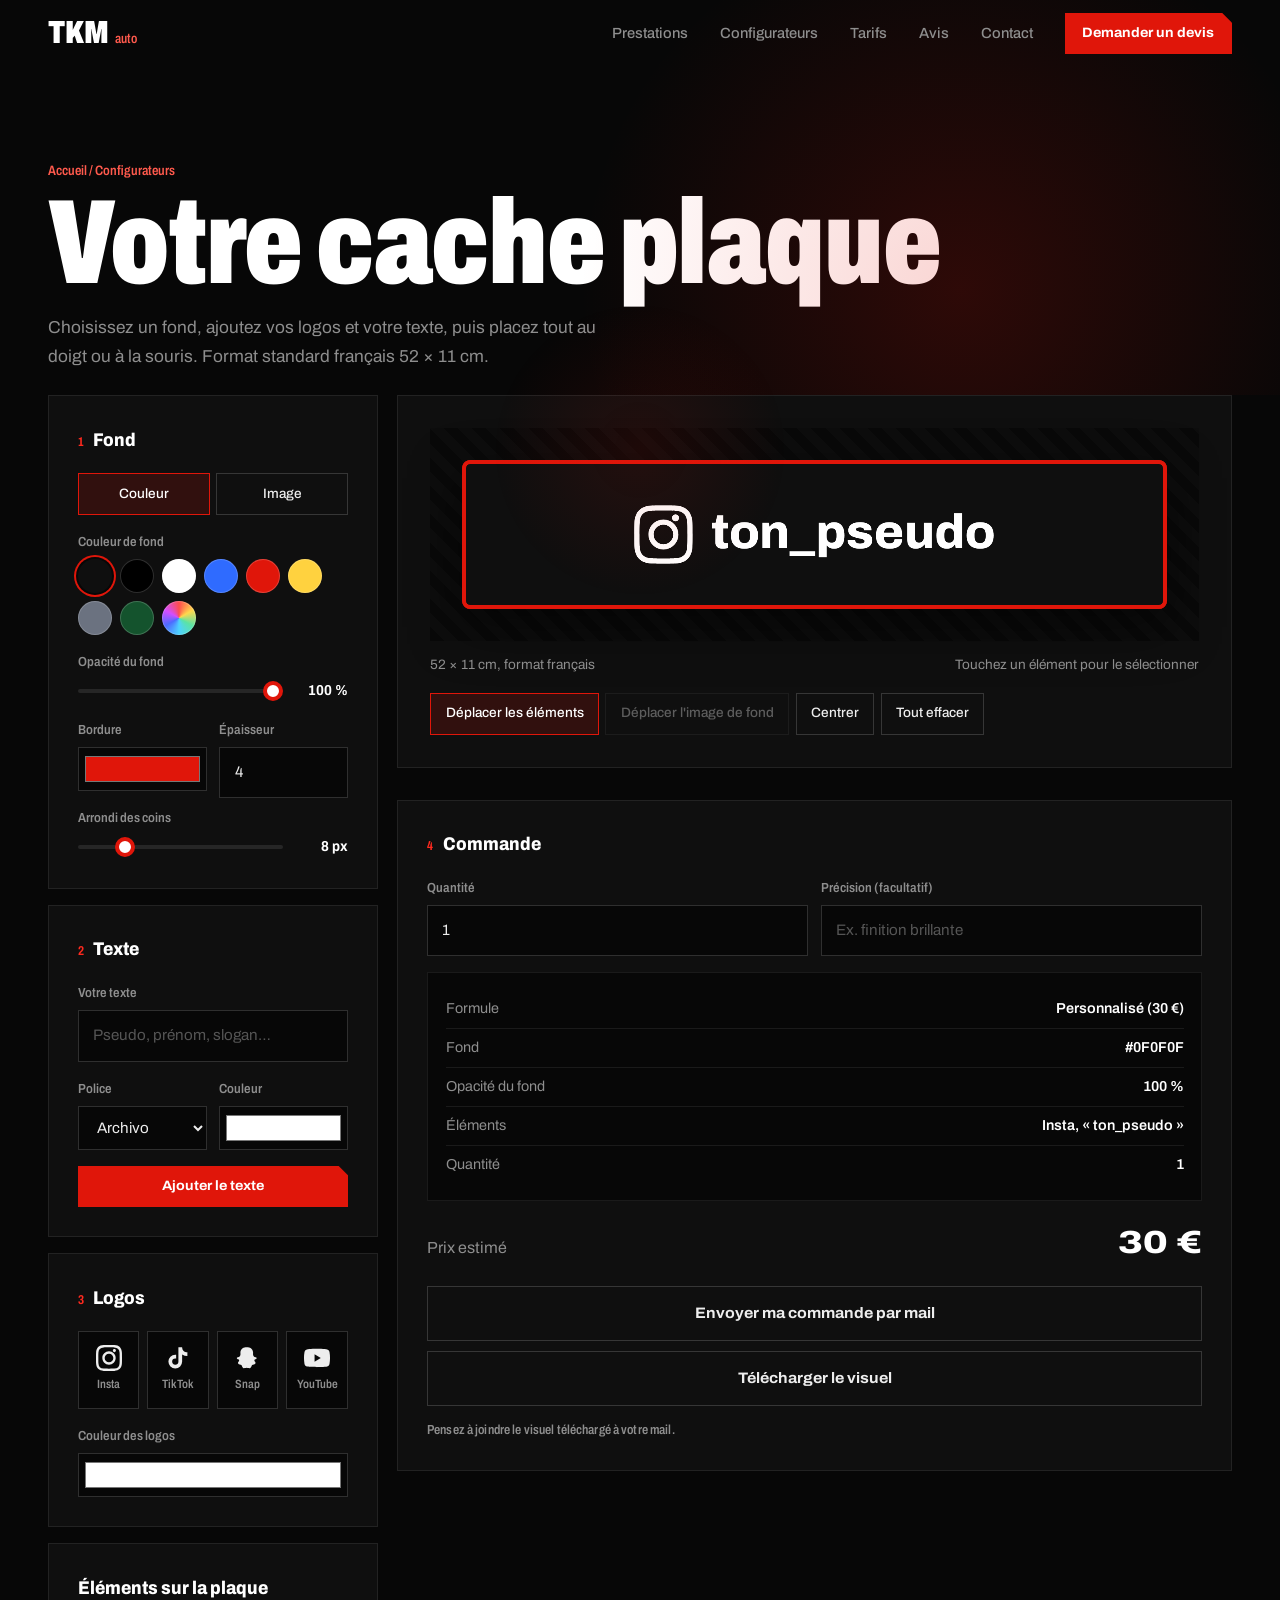
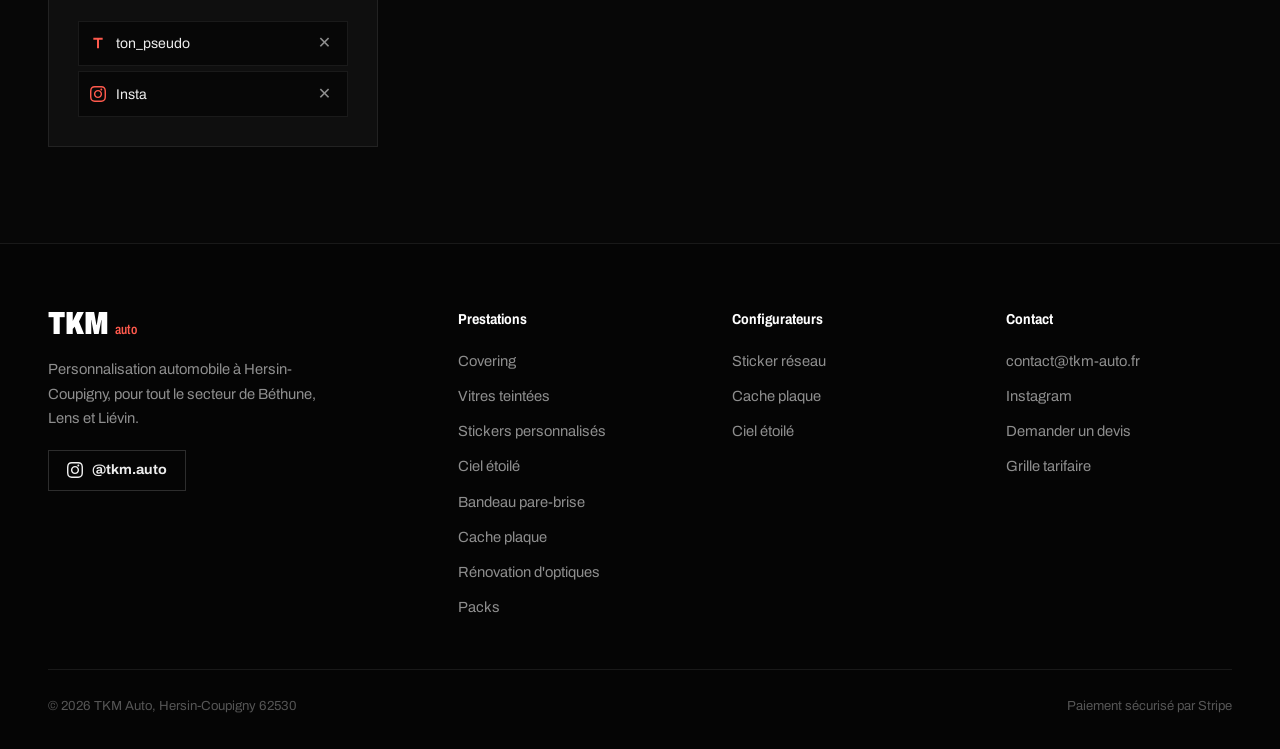
<file: cacheplaque.html>
<!DOCTYPE html>
<html lang="fr">
<head>
<meta charset="UTF-8">
<meta name="viewport" content="width=device-width, initial-scale=1, viewport-fit=cover">
<title>Configurateur de cache plaque · TKM Auto</title>
<meta name="description" content="Créez votre cache plaque personnalisé au format français 52 × 11 cm : fond, image, logos de réseaux sociaux et texte. Dès 20 €.">
<link rel="canonical" href="https://www.tkm-auto.fr/cacheplaque.html">
<meta name="theme-color" content="#070707">
<link rel="preconnect" href="https://fonts.googleapis.com">
<link rel="preconnect" href="https://fonts.gstatic.com" crossorigin>
<link href="https://fonts.googleapis.com/css2?family=Archivo:wdth,wght@62..125,300..900&family=Bebas+Neue&family=Montserrat:wght@900&family=Oswald:wght@700&family=Russo+One&family=Teko:wght@700&display=swap" rel="stylesheet">
<link rel="stylesheet" href="tkm.css">
<style>
/* Écrans d'avertissement mobile */
.ov{position:fixed;inset:0;display:none;flex-direction:column;align-items:center;justify-content:center;gap:1.2rem;padding:2rem;text-align:center;background:rgba(5,10,22,.97)}
.ov h2{font-size:clamp(1.8rem,8vw,2.6rem);color:#fff}
.ov p{color:var(--gris);max-width:32ch}
.ov p strong{color:#fff}
.ov .phone{width:54px;height:92px;border:3px solid var(--xenon);border-radius:12px;animation:turn 2.2s var(--ease) infinite}
@keyframes turn{0%,20%{transform:rotate(0)}55%,80%{transform:rotate(90deg)}100%{transform:rotate(0)}}
#ovApp{z-index:10001}
#ovPortrait{z-index:10000}
#ovApp.show{display:flex}
@media (orientation:portrait) and (pointer:coarse) and (max-width:900px){
  html:not(.portrait-ok) #ovPortrait{display:flex}
}

.ed{display:grid;grid-template-columns:330px 1fr;gap:1.2rem;align-items:start;padding-bottom:clamp(4rem,8vw,6rem)}
.ed-main{display:flex;flex-direction:column;gap:1rem;min-width:0}
.plate-wrap{background:var(--carbone);border:1px solid var(--trait);padding:clamp(1rem,3vw,2rem)}
.bench{background:repeating-linear-gradient(45deg,#090909 0 10px,#0d0d0d 10px 20px);padding:clamp(.8rem,3vw,2rem);display:flex;justify-content:center}
#plate{width:100%;height:auto;aspect-ratio:700/148;display:block;touch-action:none;cursor:grab;box-shadow:0 18px 50px rgba(0,0,0,.5)}
#plate.dragging{cursor:grabbing}
.plate-meta{display:flex;justify-content:space-between;gap:1rem;flex-wrap:wrap;margin-top:.8rem;font-size:.85rem;color:var(--gris)}
.tools{display:flex;gap:.4rem;flex-wrap:wrap;margin-top:1rem}
.tool{padding:.55rem .9rem;font-size:.85rem;font-weight:500;border:1px solid var(--trait2);color:var(--chrome);transition:all .2s}
.tool:hover{border-color:var(--xenon)}
.tool.on{border-color:var(--elec);background:rgba(224,22,10,.16);color:#fff}
.tool[disabled]{opacity:.35;pointer-events:none}
.tool.danger:hover{border-color:var(--signal);color:var(--signal)}

.sel{display:none;border-color:var(--elec)}
.sel.show{display:block}
.sel-grid{display:grid;grid-template-columns:1.4fr 1fr auto;gap:1rem;align-items:end}
@media(max-width:700px){.sel-grid{grid-template-columns:1fr}}

.seg{display:grid;grid-template-columns:1fr 1fr;gap:.4rem;margin-bottom:1rem}
.logos{grid-template-columns:repeat(4,1fr)}
.els{display:flex;flex-direction:column;gap:.3rem;max-height:210px;overflow:auto}
.el{display:flex;align-items:center;gap:.6rem;padding:.55rem .7rem;border:1px solid var(--trait);background:var(--nuit);font-size:.88rem;text-align:left;width:100%}
.el.on{border-color:var(--elec)}
.el .nm{flex:1;overflow:hidden;text-overflow:ellipsis;white-space:nowrap}
.el .x{color:var(--gris);padding:0 .3rem;font-size:1rem}
.el .x:hover{color:var(--signal)}
.el svg{width:16px;height:16px;flex-shrink:0;color:var(--xenon)}
.file{display:block;border:1px dashed var(--trait2);padding:1rem;text-align:center;font-size:.9rem;color:var(--gris);cursor:pointer;transition:border-color .2s;position:relative}
.file:hover{border-color:var(--xenon);color:#fff}
.file input{position:absolute;inset:0;opacity:0;cursor:pointer}
.price-line{display:flex;justify-content:space-between;align-items:baseline;margin:.2rem 0 1rem}
.price-line b{font-stretch:120%;font-weight:850;font-size:2rem;color:#fff}
.btns{display:grid;gap:.6rem}
.hidden{display:none!important}
@media(max-width:980px){.ed{grid-template-columns:1fr}.ed-main{order:-1}}
</style>
</head>
<body>

<!-- Ouvert depuis Instagram, TikTok… -->
<div class="ov" id="ovApp" role="dialog" aria-modal="true" aria-labelledby="ovAppT">
  <h2 class="display" id="ovAppT">Ouvrez dans votre navigateur</h2>
  <p>L'éditeur fonctionne mal dans l'appli Instagram, TikTok ou Snap. Touchez les <strong>trois points</strong> en haut, puis <strong>Ouvrir dans le navigateur</strong>.</p>
  <button class="btn" id="copyLink" type="button">Copier le lien de la page</button>
  <button class="btn btn-ghost" id="ovAppClose" type="button">Continuer quand même</button>
</div>

<!-- Téléphone en portrait -->
<div class="ov" id="ovPortrait" role="dialog" aria-modal="true" aria-labelledby="ovPT">
  <div class="phone" aria-hidden="true"></div>
  <h2 class="display" id="ovPT">Tournez votre téléphone</h2>
  <p>La plaque est très allongée. En <strong>mode paysage</strong>, vous aurez beaucoup plus de place pour la dessiner.</p>
  <button class="btn btn-ghost" id="ovPClose" type="button">Continuer en portrait</button>
</div>

<div data-tkm-nav></div>

<main>
  <header class="page-head" style="padding-bottom:1.5rem">
    <div class="wrap">
      <p class="crumb"><a href="index.html">Accueil</a> / Configurateurs</p>
      <h1 class="display">Votre cache plaque</h1>
      <p class="lead">Choisissez un fond, ajoutez vos logos et votre texte, puis placez tout au doigt ou à la souris. Format standard français 52 × 11 cm.</p>
    </div>
  </header>

  <div class="wrap ed">
    <!-- RÉGLAGES -->
    <aside>
      <section class="panel">
        <h2 class="panel-title"><span class="step">1</span>Fond</h2>
        <div class="seg">
          <button class="tool on" id="bgSolid" type="button">Couleur</button>
          <button class="tool" id="bgImg" type="button">Image</button>
        </div>
        <div id="solidBox" class="field">
          <span class="label">Couleur de fond</span>
          <div class="swatches" id="bgColors"></div>
        </div>
        <div id="imgBox" class="hidden">
          <div class="field">
            <label class="file" id="fileLbl">Choisir une image<input type="file" id="bgFile" accept="image/*"></label>
          </div>
          <div class="field">
            <span class="label">Zoom de l'image</span>
            <div class="range-row">
              <button class="step-btn" type="button" data-z="-10" aria-label="Dézoomer">−</button>
              <input class="range" type="range" id="bgZoom" min="50" max="300" value="100" aria-label="Zoom">
              <button class="step-btn" type="button" data-z="10" aria-label="Zoomer">+</button>
              <span class="range-val" id="bgZoomV">100 %</span>
            </div>
          </div>
          <button class="tool" id="bgReset" type="button" style="width:100%;margin-bottom:1rem">Recentrer l'image</button>
        </div>
        <div class="field">
          <span class="label">Opacité du fond</span>
          <div class="range-row"><input class="range" type="range" id="bgOp" min="0" max="100" value="100" aria-label="Opacité du fond"><span class="range-val" id="bgOpV">100 %</span></div>
        </div>
        <div class="row2">
          <div class="field"><label class="label" for="brdC">Bordure</label><input type="color" id="brdC" value="#E0160A" class="input" style="height:44px;padding:4px"></div>
          <div class="field"><label class="label" for="brdW">Épaisseur</label><input type="number" class="input" id="brdW" min="0" max="20" value="4"></div>
        </div>
        <div class="field">
          <span class="label">Arrondi des coins</span>
          <div class="range-row"><input class="range" type="range" id="rad" min="0" max="40" value="8" aria-label="Arrondi"><span class="range-val" id="radV">8 px</span></div>
        </div>
      </section>

      <section class="panel">
        <h2 class="panel-title"><span class="step">2</span>Texte</h2>
        <div class="field"><label class="label" for="tTxt">Votre texte</label><input class="input" id="tTxt" maxlength="40" placeholder="Pseudo, prénom, slogan…"></div>
        <div class="row2">
          <div class="field"><label class="label" for="tFont">Police</label>
            <select class="select" id="tFont">
              <option value="Archivo|800">Archivo</option>
              <option value="Bebas Neue|400">Bebas Neue</option>
              <option value="Montserrat|900">Montserrat</option>
              <option value="Oswald|700">Oswald</option>
              <option value="Russo One|400">Russo One</option>
              <option value="Teko|700">Teko</option>
            </select></div>
          <div class="field"><label class="label" for="tCol">Couleur</label><input type="color" id="tCol" value="#ffffff" class="input" style="height:44px;padding:4px"></div>
        </div>
        <button class="btn btn-sm btn-block" id="addText" type="button">Ajouter le texte</button>
      </section>

      <section class="panel">
        <h2 class="panel-title"><span class="step">3</span>Logos</h2>
        <div class="chips logos" id="logos"></div>
        <div class="field" style="margin-top:1rem"><label class="label" for="lCol">Couleur des logos</label><input type="color" id="lCol" value="#ffffff" class="input" style="height:44px;padding:4px"></div>
      </section>

      <section class="panel">
        <h2 class="panel-title">Éléments sur la plaque</h2>
        <div class="els" id="els"></div>
      </section>
    </aside>

    <!-- PLAQUE -->
    <div class="ed-main">
      <section class="plate-wrap">
        <div class="bench"><canvas id="plate" aria-label="Aperçu du cache plaque"></canvas></div>
        <div class="plate-meta"><span>52 × 11 cm, format français</span><span id="hint">Touchez un élément pour le sélectionner</span></div>
        <div class="tools" role="toolbar" aria-label="Outils">
          <button class="tool on" id="toolEl" type="button">Déplacer les éléments</button>
          <button class="tool" id="toolBg" type="button" disabled>Déplacer l'image de fond</button>
          <button class="tool" id="centerX" type="button">Centrer</button>
          <button class="tool danger" id="clearAll" type="button">Tout effacer</button>
        </div>
      </section>

      <section class="panel sel" id="selPanel" aria-live="polite">
        <h2 class="panel-title" id="selTitle">Élément sélectionné</h2>
        <div class="sel-grid">
          <div class="field">
            <span class="label">Taille</span>
            <div class="range-row">
              <button class="step-btn" type="button" data-s="-2" aria-label="Plus petit">−</button>
              <input class="range" type="range" id="selSize" min="8" max="130" aria-label="Taille">
              <button class="step-btn" type="button" data-s="2" aria-label="Plus grand">+</button>
              <span class="range-val" id="selSizeV"></span>
            </div>
          </div>
          <div class="field" id="selTxtBox"><label class="label" for="selTxt">Texte</label><input class="input" id="selTxt" maxlength="40"></div>
          <div class="field"><label class="label" for="selCol">Couleur</label><input type="color" id="selCol" class="input" style="height:44px;padding:4px;width:70px"></div>
        </div>
        <button class="tool danger" id="selDel" type="button" style="margin-top:.4rem">Supprimer cet élément</button>
      </section>

      <section class="panel">
        <h2 class="panel-title"><span class="step">4</span>Commande</h2>
        <div class="row2">
          <div class="field"><label class="label" for="qty">Quantité</label><input class="input" type="number" id="qty" min="1" max="20" value="1" inputmode="numeric"></div>
          <div class="field"><label class="label" for="note">Précision (facultatif)</label><input class="input" id="note" placeholder="Ex. finition brillante"></div>
        </div>
        <div class="recap" id="recap"></div>
        <div class="price-line"><span class="muted" id="priceLbl">Prix estimé</span><b id="price">–</b></div>
        <div class="btns">
          <a class="btn btn-block" id="payBtn" href="contact.html" target="_blank" rel="noopener">Payer en ligne</a>
          <button class="btn btn-ghost btn-block" id="sendBtn" type="button">Envoyer ma commande par mail</button>
          <button class="btn btn-ghost btn-block" id="dlBtn" type="button">Télécharger le visuel</button>
        </div>
        <p class="small" style="margin-top:.8rem">Pensez à joindre le visuel téléchargé à votre mail.</p>
      </section>
    </div>
  </div>
</main>

<div data-tkm-footer></div>

<script src="tkm.js"></script>
<script>
(function plateEditor(){
  const $ = id => document.getElementById(id);
  const PW = 700, PH = 148, RES = 2.5;          // unités logiques, résolution d'affichage
  const cv = $('plate'), ctx = cv.getContext('2d');
  cv.width = PW * RES; cv.height = PH * RES;

  const BG_COLORS = ['#0F0F0F','#000000','#ffffff','#2F6BFF','#E0160A','#FFD23F','#6B7280','#14532D'];
  const NETS = [['instagram','Insta'],['tiktok','TikTok'],['snapchat','Snap'],['youtube','YouTube']];
  const S = { bgType:'solid', bgColor:'#0F0F0F', img:null, offX:0, offY:0, zoom:1, op:1, brdC:'#E0160A', brdW:4, rad:8 };
  let els = [], sel = null, tool = 'el', drag = null, uid = 0, touched = false;

  /* ─────────── Écrans d'avertissement ─────────── */
  const inApp = /Instagram|FBAN|FBAV|TikTok|musical_ly|Bytedance|Snapchat|Line\/|WhatsApp|LinkedInApp|Twitter/i.test(navigator.userAgent);
  if (inApp) $('ovApp').classList.add('show');
  $('ovAppClose').onclick = () => $('ovApp').classList.remove('show');
  $('copyLink').onclick = async () => {
    try { await navigator.clipboard.writeText(location.href); $('copyLink').textContent = 'Lien copié, collez-le dans Safari ou Chrome'; }
    catch { $('copyLink').textContent = location.href; }
  };
  $('ovPClose').onclick = () => document.documentElement.classList.add('portrait-ok');
  const mqPortrait = matchMedia('(orientation:portrait)');
  mqPortrait.addEventListener?.('change', e => { if (e.matches) document.documentElement.classList.remove('portrait-ok'); });

  /* ─────────── Dessin ─────────── */
  const rr = (c, x, y, w, h, r) => {
    r = Math.min(r, h/2, w/2);
    c.beginPath(); c.moveTo(x+r, y); c.arcTo(x+w, y, x+w, y+h, r); c.arcTo(x+w, y+h, x, y+h, r);
    c.arcTo(x, y+h, x, y, r); c.arcTo(x, y, x+w, y, r); c.closePath();
  };
  const fontOf = e => `${e.weight} ${e.size}px '${e.font}', sans-serif`;
  const bounds = e => {
    if (e.type === 'icon') return { x:e.x, y:e.y, w:e.size, h:e.size };
    ctx.save(); ctx.font = fontOf(e); const w = ctx.measureText(e.text).width; ctx.restore();
    return { x:e.x, y:e.y, w, h:e.size * 1.05 };
  };

  function paint(c, showSel){
    c.clearRect(0, 0, PW, PH);
    c.save(); rr(c, 0, 0, PW, PH, S.rad); c.clip();
    c.globalAlpha = S.op;
    if (S.bgType === 'image' && S.img){
      const k = Math.max(PW / S.img.width, PH / S.img.height) * S.zoom;
      const w = S.img.width * k, h = S.img.height * k;
      c.drawImage(S.img, (PW - w)/2 + S.offX, (PH - h)/2 + S.offY, w, h);
    } else { c.fillStyle = S.bgColor; c.fillRect(0, 0, PW, PH); }
    c.globalAlpha = 1;
    for (const e of els){
      if (e.type === 'icon') TKM.drawIcon(c, e.net, e.x, e.y, e.size, e.color);
      else { c.font = fontOf(e); c.fillStyle = e.color; c.textBaseline = 'top'; c.fillText(e.text, e.x, e.y); }
    }
    c.restore();
    if (S.brdW > 0){ rr(c, S.brdW/2, S.brdW/2, PW - S.brdW, PH - S.brdW, Math.max(0, S.rad - S.brdW/2)); c.strokeStyle = S.brdC; c.lineWidth = S.brdW; c.stroke(); }
    if (showSel && sel){
      const b = bounds(sel);
      c.save(); c.strokeStyle = '#FF5A4D'; c.lineWidth = 1.5; c.setLineDash([5,4]);
      c.strokeRect(b.x - 5, b.y - 5, b.w + 10, b.h + 10); c.setLineDash([]);
      c.fillStyle = '#E0160A'; c.strokeStyle = '#fff';
      c.beginPath(); c.arc(b.x + b.w + 5, b.y + b.h + 5, 8, 0, Math.PI*2); c.fill(); c.stroke();
      c.restore();
    }
  }
  const render = () => { ctx.setTransform(RES,0,0,RES,0,0); paint(ctx, true); };

  /* ─────────── Pointeur (souris et doigt) ─────────── */
  const pos = e => { const r = cv.getBoundingClientRect(); return { x:(e.clientX - r.left) * PW / r.width, y:(e.clientY - r.top) * PH / r.height, k: PW / r.width }; };
  const hit = p => { for (let i = els.length - 1; i >= 0; i--){ const b = bounds(els[i]); if (p.x >= b.x-6 && p.x <= b.x+b.w+6 && p.y >= b.y-6 && p.y <= b.y+b.h+6) return els[i]; } return null; };
  const onHandle = p => { if (!sel) return false; const b = bounds(sel); return Math.hypot(p.x - (b.x+b.w+5), p.y - (b.y+b.h+5)) < 16 * Math.max(1, p.k * .8); };

  cv.addEventListener('pointerdown', e => {
    touched = true;
    const p = pos(e);
    cv.setPointerCapture(e.pointerId);
    if (tool === 'bg' && S.img && S.bgType === 'image'){ drag = { t:'bg', sx:p.x, sy:p.y, ox:S.offX, oy:S.offY }; }
    else if (onHandle(p)){ drag = { t:'size', sx:p.x, sy:p.y, os:sel.size }; }
    else {
      sel = hit(p);
      if (sel){ els.push(els.splice(els.indexOf(sel), 1)[0]); drag = { t:'move', sx:p.x, sy:p.y, ox:sel.x, oy:sel.y }; }
      refreshSel();
    }
    if (drag) cv.classList.add('dragging');
    render();
  });
  cv.addEventListener('pointermove', e => {
    if (!drag) return;
    const p = pos(e), dx = p.x - drag.sx, dy = p.y - drag.sy;
    if (drag.t === 'bg'){ S.offX = drag.ox + dx; S.offY = drag.oy + dy; }
    else if (drag.t === 'move'){ sel.x = drag.ox + dx; sel.y = drag.oy + dy; }
    else if (drag.t === 'size'){ sel.size = Math.round(Math.max(8, Math.min(130, drag.os + Math.max(dx, dy)))); syncSelSize(); }
    render();
  });
  const end = () => { if (drag){ drag = null; cv.classList.remove('dragging'); refreshList(); order(); } };
  cv.addEventListener('pointerup', end); cv.addEventListener('pointercancel', end);

  addEventListener('keydown', e => {
    if (!sel || /INPUT|TEXTAREA|SELECT/.test(document.activeElement.tagName)) return;
    const st = e.shiftKey ? 10 : 1, mv = { ArrowLeft:[-st,0], ArrowRight:[st,0], ArrowUp:[0,-st], ArrowDown:[0,st] }[e.key];
    if (mv){ e.preventDefault(); sel.x += mv[0]; sel.y += mv[1]; render(); }
    if (e.key === 'Delete' || e.key === 'Backspace'){ e.preventDefault(); removeEl(sel); }
  });

  /* ─────────── Éléments ─────────── */
  function addEl(e){ touched = true; e.id = ++uid; els.push(e); sel = e; refreshSel(); refreshList(); render(); order(); }
  function removeEl(e){ touched = true; els = els.filter(x => x !== e); if (sel === e) sel = null; refreshSel(); refreshList(); render(); order(); }

  $('addText').onclick = () => {
    const text = $('tTxt').value.trim(); if (!text){ $('tTxt').focus(); return; }
    const [font, weight] = $('tFont').value.split('|');
    const e = { type:'text', text, font, weight, size:46, color:$('tCol').value, x:0, y:0 };
    const b = bounds(e); e.x = (PW - b.w)/2; e.y = (PH - b.h)/2;
    addEl(e); $('tTxt').value = '';
  };
  $('tTxt').addEventListener('keydown', e => { if (e.key === 'Enter') $('addText').click(); });

  $('logos').innerHTML = NETS.map(([k,n]) => `<button class="chip" type="button" data-k="${k}">${TKM.iconSVG(k)}<small>${n}</small></button>`).join('');
  $('logos').addEventListener('click', e => {
    const b = e.target.closest('.chip'); if (!b) return;
    const size = 56; addEl({ type:'icon', net:b.dataset.k, size, color:$('lCol').value, x:(PW - size)/2, y:(PH - size)/2 });
  });

  function refreshList(){
    const host = $('els');
    if (!els.length){ host.innerHTML = '<p class="small">La plaque est vide. Ajoutez un texte ou un logo.</p>'; return; }
    host.innerHTML = [...els].reverse().map(e => `
      <div class="el${e === sel ? ' on' : ''}" data-id="${e.id}" role="button" tabindex="0">
        ${e.type === 'icon' ? TKM.iconSVG(e.net) : '<svg viewBox="0 0 24 24" fill="currentColor" aria-hidden="true"><path d="M5 4h14v3h-5.5v13h-3V7H5z"/></svg>'}
        <span class="nm">${e.type === 'icon' ? NETS.find(n => n[0] === e.net)[1] : TKM.esc(e.text)}</span>
        <button class="x" type="button" data-del="${e.id}" aria-label="Supprimer">✕</button>
      </div>`).join('');
  }
  $('els').addEventListener('click', e => {
    const del = e.target.closest('[data-del]');
    if (del) return removeEl(els.find(x => x.id === +del.dataset.del));
    const row = e.target.closest('.el'); if (!row) return;
    sel = els.find(x => x.id === +row.dataset.id); refreshSel(); refreshList(); render();
  });

  /* ─────────── Panneau de l'élément sélectionné ─────────── */
  const syncSelSize = () => { $('selSize').value = sel.size; $('selSizeV').textContent = sel.size; };
  function refreshSel(){
    $('selPanel').classList.toggle('show', !!sel);
    $('hint').textContent = sel ? 'Glissez pour déplacer, tirez le rond rouge pour agrandir' : 'Touchez un élément pour le sélectionner';
    if (!sel) return;
    $('selTitle').textContent = sel.type === 'icon' ? `Logo ${NETS.find(n => n[0] === sel.net)[1]}` : `Texte « ${sel.text} »`;
    syncSelSize();
    $('selCol').value = sel.color;
    $('selTxtBox').classList.toggle('hidden', sel.type !== 'text');
    if (sel.type === 'text') $('selTxt').value = sel.text;
    refreshList();
  }
  $('selSize').oninput = e => { sel.size = +e.target.value; $('selSizeV').textContent = sel.size; render(); };
  document.querySelectorAll('[data-s]').forEach(b => b.onclick = () => { if (!sel) return; sel.size = Math.max(8, Math.min(130, sel.size + +b.dataset.s)); syncSelSize(); render(); });
  $('selCol').oninput = e => { sel.color = e.target.value; render(); };
  $('selTxt').oninput = e => { sel.text = e.target.value || ' '; render(); refreshList(); };
  $('selDel').onclick = () => sel && removeEl(sel);
  $('centerX').onclick = () => { if (!sel) return; const b = bounds(sel); sel.x = (PW - b.w)/2; sel.y = (PH - b.h)/2; render(); };
  $('clearAll').onclick = () => { if (els.length && confirm('Effacer tous les éléments de la plaque ?')){ els = []; sel = null; refreshSel(); refreshList(); render(); order(); } };

  /* ─────────── Outils ─────────── */
  const setTool = t => { tool = t; $('toolEl').classList.toggle('on', t === 'el'); $('toolBg').classList.toggle('on', t === 'bg'); };
  $('toolEl').onclick = () => setTool('el');
  $('toolBg').onclick = () => setTool('bg');

  /* ─────────── Fond ─────────── */
  const setBgType = t => {
    S.bgType = t;
    $('bgSolid').classList.toggle('on', t === 'solid'); $('bgImg').classList.toggle('on', t === 'image');
    $('solidBox').classList.toggle('hidden', t !== 'solid'); $('imgBox').classList.toggle('hidden', t !== 'image');
    $('toolBg').disabled = !(t === 'image' && S.img);
    if (t !== 'image') setTool('el');
    render(); order();
  };
  $('bgSolid').onclick = () => setBgType('solid');
  $('bgImg').onclick = () => setBgType('image');

  $('bgColors').innerHTML = BG_COLORS.map(c => `<button class="swatch" type="button" style="background:${c}" data-c="${c}" aria-label="Fond ${c}"></button>`).join('')
    + '<label class="swatch custom" title="Autre couleur"><input type="color" id="bgCustom" value="#262626" aria-label="Autre couleur de fond"></label>';
  const syncBg = () => $('bgColors').querySelectorAll('[data-c]').forEach(s => s.classList.toggle('on', s.dataset.c === S.bgColor));
  $('bgColors').addEventListener('click', e => { const s = e.target.closest('[data-c]'); if (!s) return; S.bgColor = s.dataset.c; syncBg(); render(); });
  $('bgCustom').oninput = e => { S.bgColor = e.target.value; syncBg(); render(); };
  syncBg();

  $('bgFile').onchange = e => {
    const f = e.target.files[0]; if (!f) return;
    const img = new Image();
    img.onload = () => { S.img = img; S.offX = S.offY = 0; setZoom(100); $('fileLbl').firstChild.textContent = 'Changer d\'image'; setBgType('image'); setTool('bg'); };
    img.src = URL.createObjectURL(f);
  };
  const setZoom = v => { v = Math.max(50, Math.min(300, v)); S.zoom = v / 100; $('bgZoom').value = v; $('bgZoomV').textContent = v + ' %'; render(); };
  $('bgZoom').oninput = e => setZoom(+e.target.value);
  document.querySelectorAll('[data-z]').forEach(b => b.onclick = () => setZoom(+$('bgZoom').value + +b.dataset.z));
  $('bgReset').onclick = () => { S.offX = S.offY = 0; setZoom(100); };

  $('bgOp').oninput = e => { S.op = e.target.value / 100; $('bgOpV').textContent = e.target.value + ' %'; render(); order(); };
  $('brdC').oninput = e => { S.brdC = e.target.value; render(); };
  $('brdW').oninput = e => { S.brdW = Math.max(0, Math.min(20, +e.target.value || 0)); render(); };
  $('rad').oninput = e => { S.rad = +e.target.value; $('radV').textContent = S.rad + ' px'; render(); };

  /* ─────────── Commande ─────────── */
  const cat = TARIFS.find(t => t.id === 'cacheplaque');
  function formula(){
    if (S.bgType === 'image' && S.img) return cat.items[2];
    if (els.some(e => e.type === 'icon')) return cat.items[1];
    return cat.items[0];
  }
  function order(){
    const qty = Math.max(1, parseInt($('qty').value) || 1);
    const f = formula();
    let total = f.p * qty, lbl = 'Prix estimé';
    if (qty >= 2){ total *= .9; lbl = 'Prix estimé, −10 % dès 2 plaques'; }
    $('price').textContent = total.toFixed(2).replace('.00','').replace('.', ',') + ' €';
    $('priceLbl').textContent = lbl;
    $('recap').innerHTML = [
      ['Formule', `${f.n} (${f.p} €)`],
      ['Fond', S.bgType === 'image' && S.img ? 'Image personnalisée' : S.bgColor.toUpperCase()],
      ['Opacité du fond', Math.round(S.op * 100) + ' %'],
      ['Éléments', els.length ? els.map(e => e.type === 'icon' ? NETS.find(n => n[0] === e.net)[1] : `« ${TKM.esc(e.text)} »`).join(', ') : 'Aucun'],
      ['Quantité', qty]
    ].map(([k,v]) => `<div class="recap-row"><span>${k}</span><span>${v}</span></div>`).join('');
    const ready = qty === 1 && TKM.isPayReady(f.s);
    $('payBtn').hidden = !ready;
    if (ready) $('payBtn').href = TKM.payHref(f.s);
    S._sum = { f, qty, total };
  }
  $('qty').oninput = order;

  const exportCanvas = () => { const out = document.createElement('canvas'); out.width = PW * 4; out.height = PH * 4; const c = out.getContext('2d'); c.scale(4,4); paint(c, false); return out; };
  $('dlBtn').onclick = () => TKM.download(exportCanvas(), 'cache_plaque_tkm.png');
  $('sendBtn').onclick = () => {
    const o = S._sum;
    TKM.mail('Commande cache plaque', [
      'Bonjour TKM,', '', 'Je souhaite commander ce cache plaque (visuel en pièce jointe) :', '',
      'Format : 52 × 11 cm', `Formule : ${o.f.n}`,
      `Fond : ${S.bgType === 'image' && S.img ? 'image personnalisée' : S.bgColor}`, `Opacité du fond : ${Math.round(S.op*100)} %`,
      `Bordure : ${S.brdW ? S.brdC + ', ' + S.brdW + ' px' : 'aucune'}`,
      `Éléments : ${els.map(e => e.type === 'icon' ? 'logo ' + e.net : `texte « ${e.text} » (${e.font})`).join(', ') || 'aucun'}`,
      `Quantité : ${o.qty}`, `Prix estimé : ${o.total.toFixed(2)} €`,
      $('note').value.trim() && `Précision : ${$('note').value.trim()}`,
      '', 'Merci !'
    ]);
  };

  /* ─────────── Démarrage avec un exemple ─────────── */
  const start = () => {
    els = []; uid = 0;
    const icon = { type:'icon', net:'instagram', size:58, color:'#ffffff', x:0, y:(PH-58)/2 };
    const txt = { type:'text', text:'ton_pseudo', font:'Archivo', weight:'800', size:48, color:'#ffffff', x:0, y:0 };
    const tb = bounds(txt), total = icon.size + 18 + tb.w;
    icon.x = (PW - total)/2; txt.x = icon.x + icon.size + 18; txt.y = (PH - tb.h)/2;
    [icon, txt].forEach(e => { e.id = ++uid; els.push(e); });
    sel = null; refreshSel(); refreshList(); render(); order();
  };
  const fonts = ["800 40px 'Archivo'","400 40px 'Bebas Neue'","900 40px 'Montserrat'","700 40px 'Oswald'","400 40px 'Russo One'","700 40px 'Teko'"];
  start();
  Promise.all(fonts.map(f => document.fonts.load(f))).finally(() => touched ? render() : start());
})();
</script>
</body>
</html>
</file>
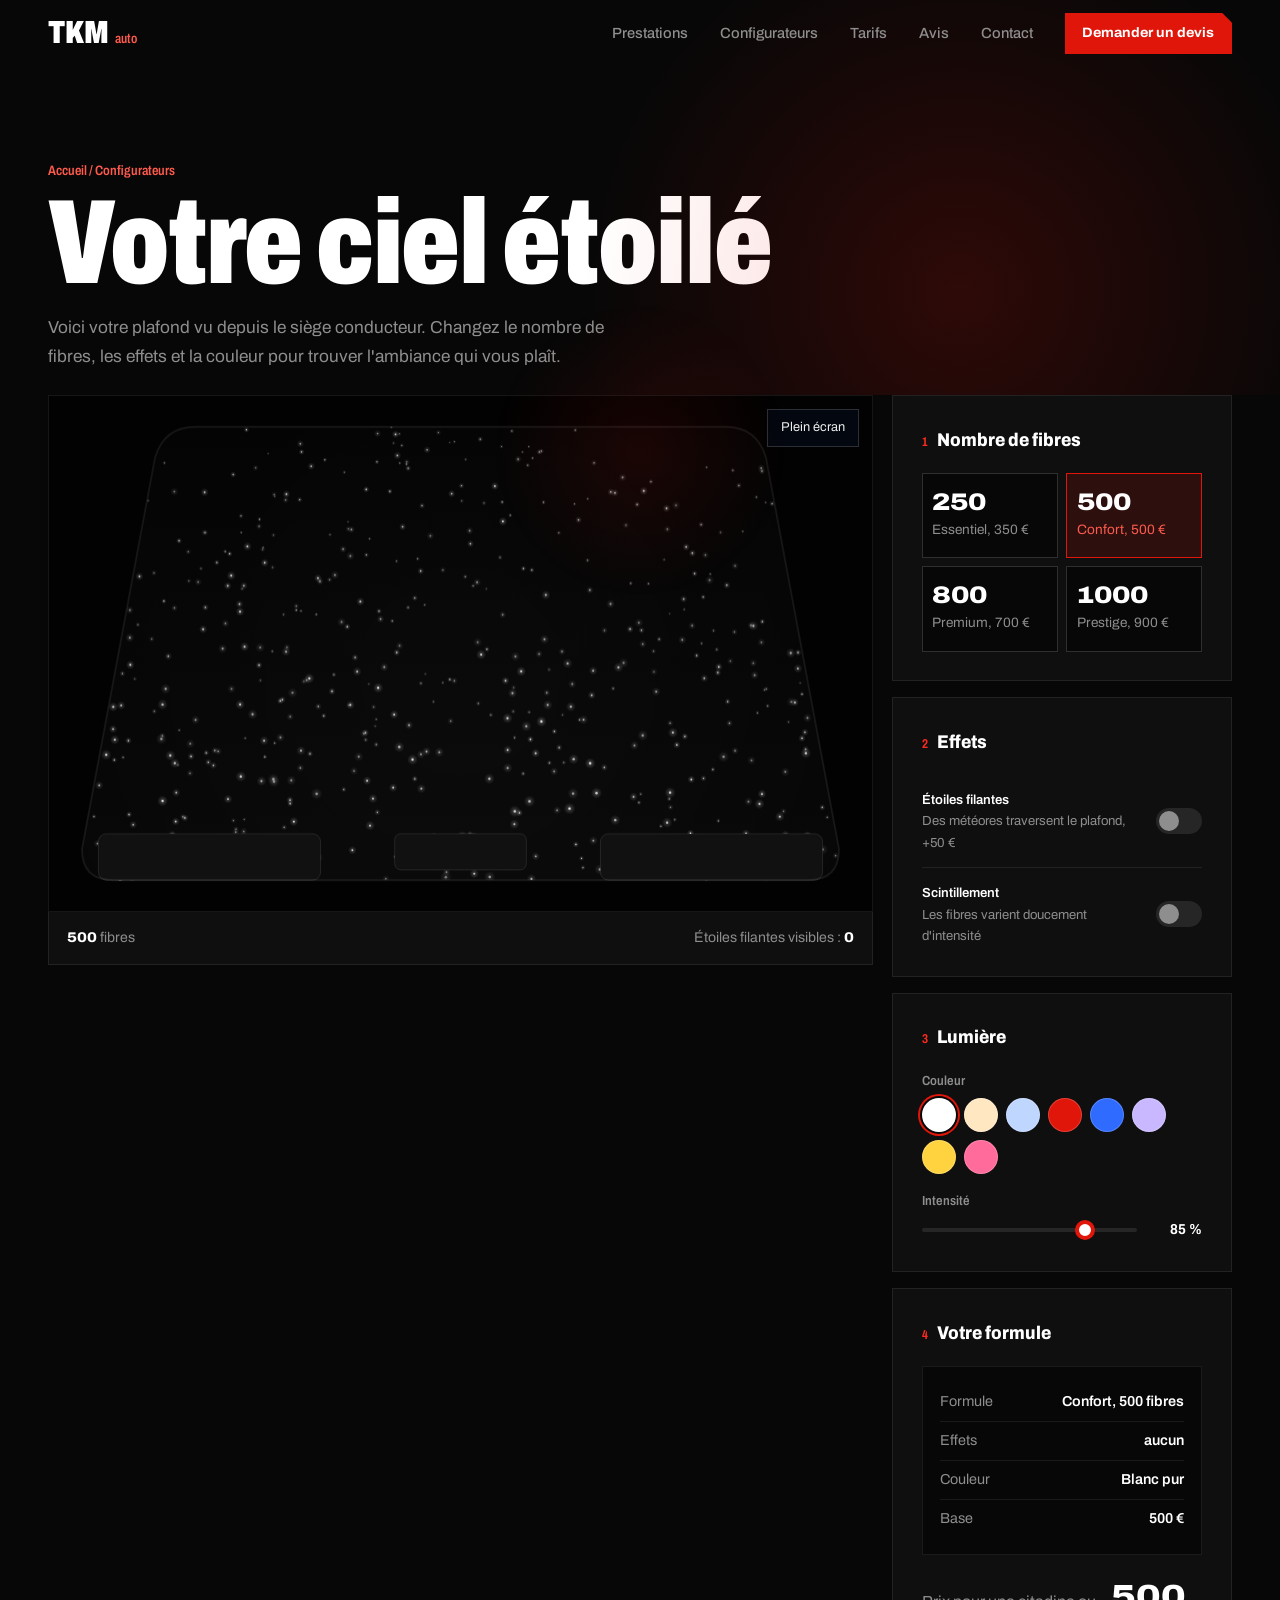
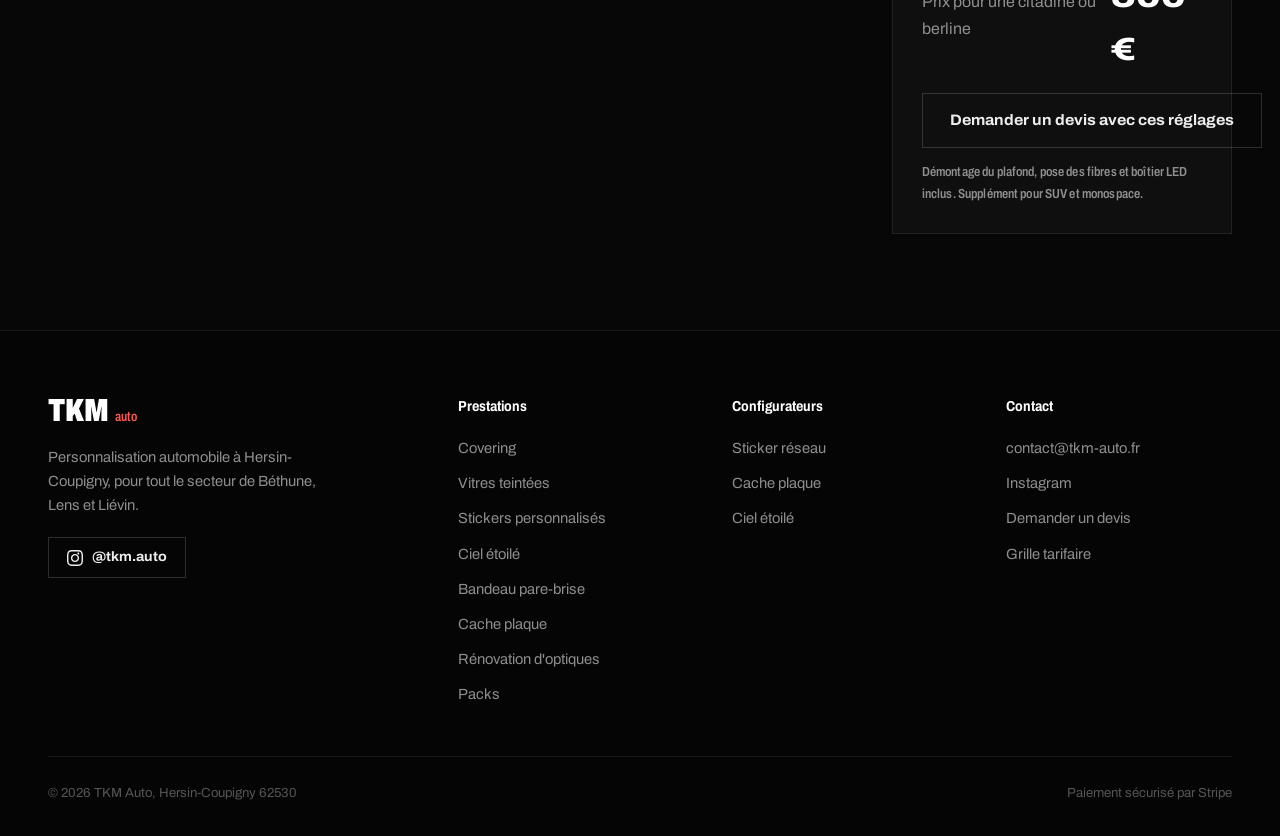
<file: ciel.html>
<!DOCTYPE html>
<html lang="fr">
<head>
<meta charset="UTF-8">
<meta name="viewport" content="width=device-width, initial-scale=1, viewport-fit=cover">
<title>Simulateur de ciel étoilé · TKM Auto</title>
<meta name="description" content="Simulez le ciel étoilé de votre voiture : 250 à 1000 fibres optiques, scintillement, étoiles filantes et couleur de lumière. Dès 350 €.">
<link rel="canonical" href="https://www.tkm-auto.fr/ciel.html">
<meta name="theme-color" content="#070707">
<link rel="preconnect" href="https://fonts.googleapis.com">
<link rel="preconnect" href="https://fonts.gstatic.com" crossorigin>
<link href="https://fonts.googleapis.com/css2?family=Archivo:wdth,wght@62..125,300..900&display=swap" rel="stylesheet">
<link rel="stylesheet" href="tkm.css">
<style>
.sim{display:grid;grid-template-columns:1fr 340px;gap:1.2rem;align-items:start;padding-bottom:clamp(4rem,8vw,6rem)}
.view{position:sticky;top:88px}
.roof{position:relative;background:#020202;border:1px solid var(--trait);overflow:hidden}
.roof canvas{display:block;width:100%;height:auto;aspect-ratio:16/10}
.roof-bar{display:flex;justify-content:space-between;align-items:center;gap:1rem;flex-wrap:wrap;padding:.9rem 1.1rem;border:1px solid var(--trait);border-top:none;background:var(--carbone);font-size:.88rem;color:var(--gris)}
.roof-bar b{color:#fff;font-stretch:112%;font-weight:800}
.fs{position:absolute;right:.8rem;top:.8rem;padding:.45rem .8rem;font-size:.8rem;background:rgba(5,10,22,.7);border:1px solid var(--trait2);color:var(--chrome);backdrop-filter:blur(6px)}
.fs:hover{border-color:var(--xenon)}
.roof:fullscreen{display:flex;align-items:center;justify-content:center;border:none}
.roof:fullscreen canvas{width:100vw;height:100vh;aspect-ratio:auto;object-fit:contain}
.tiers{grid-template-columns:1fr 1fr}
.tiers .chip{padding:1rem .6rem;align-items:flex-start;text-align:left}
.tiers b{font-stretch:120%;font-weight:850;font-size:1.5rem;line-height:1;color:#fff}
.tiers .chip span{font-size:.85rem;color:var(--gris)}
.tiers .chip.on span{color:var(--xenon)}
.price-line{display:flex;justify-content:space-between;align-items:baseline;margin:.2rem 0 1rem}
.price-line b{font-stretch:120%;font-weight:850;font-size:2rem;color:#fff}
.btns{display:grid;gap:.6rem}
@media(max-width:980px){.sim{grid-template-columns:1fr}.view{position:static}}
</style>
</head>
<body>

<div data-tkm-nav></div>

<main>
  <header class="page-head" style="padding-bottom:1.5rem">
    <div class="wrap">
      <p class="crumb"><a href="index.html">Accueil</a> / Configurateurs</p>
      <h1 class="display">Votre ciel étoilé</h1>
      <p class="lead">Voici votre plafond vu depuis le siège conducteur. Changez le nombre de fibres, les effets et la couleur pour trouver l'ambiance qui vous plaît.</p>
    </div>
  </header>

  <div class="wrap sim">
    <div class="view">
      <div class="roof" id="roof">
        <canvas id="sky" aria-label="Simulation du ciel étoilé dans le plafond de la voiture"></canvas>
        <button class="fs" id="fsBtn" type="button" hidden>Plein écran</button>
      </div>
      <div class="roof-bar">
        <span><b id="cFib">250</b> fibres</span>
        <span>Étoiles filantes visibles : <b id="cShoot">0</b></span>
      </div>
    </div>

    <aside>
      <section class="panel">
        <h2 class="panel-title"><span class="step">1</span>Nombre de fibres</h2>
        <div class="chips tiers" id="tiers" role="radiogroup" aria-label="Formule"></div>
      </section>

      <section class="panel">
        <h2 class="panel-title"><span class="step">2</span>Effets</h2>
        <button class="toggle-row" type="button" id="tgShoot" aria-pressed="false">
          <span><strong>Étoiles filantes</strong><span>Des météores traversent le plafond, +50 €</span></span><span class="switch"></span>
        </button>
        <button class="toggle-row" type="button" id="tgTwinkle" aria-pressed="false">
          <span><strong>Scintillement</strong><span id="twHint">Les fibres varient doucement d'intensité</span></span><span class="switch"></span>
        </button>
      </section>

      <section class="panel">
        <h2 class="panel-title"><span class="step">3</span>Lumière</h2>
        <div class="field"><span class="label">Couleur</span><div class="swatches" id="colors"></div></div>
        <div class="field">
          <span class="label">Intensité</span>
          <div class="range-row"><input class="range" type="range" id="bright" min="30" max="100" value="85" aria-label="Intensité"><span class="range-val" id="brightV">85 %</span></div>
        </div>
      </section>

      <section class="panel">
        <h2 class="panel-title"><span class="step">4</span>Votre formule</h2>
        <div class="recap" id="recap"></div>
        <div class="price-line"><span class="muted">Prix pour une citadine ou berline</span><b id="price">–</b></div>
        <div class="btns">
          <a class="btn btn-block" id="payBtn" href="contact.html" target="_blank" rel="noopener">Payer en ligne</a>
          <a class="btn btn-ghost btn-block" id="quoteBtn" href="contact.html">Demander un devis avec ces réglages</a>
        </div>
        <p class="small" style="margin-top:.8rem">Démontage du plafond, pose des fibres et boîtier LED inclus. Supplément pour SUV et monospace.</p>
      </section>
    </aside>
  </div>
</main>

<div data-tkm-footer></div>

<script src="tkm.js"></script>
<script>
(function sky(){
  const $ = id => document.getElementById(id);
  const cat = TARIFS.find(t => t.id === 'ciel');
  const TIERS = cat.items.slice(0, 4).map(it => ({ ...it, fibers: parseInt(it.d) }));
  const COLORS = [['#ffffff','Blanc pur'],['#FFE7C2','Blanc chaud'],['#BFD6FF','Bleu glacier'],['#E0160A','Rouge TKM'],['#2F6BFF','Bleu'],['#C9B8FF','Violet'],['#FFD23F','Or'],['#FF6B9A','Rose']];
  const S = { tier: TIERS[1], shoot:false, twinkle:false, color:'#ffffff', bright:.85 };

  /* ── Réglages ── */
  $('tiers').innerHTML = TIERS.map((t,i) => `<button class="chip" type="button" role="radio" data-i="${i}"><b>${t.fibers}</b><span>${t.n}, ${t.p} €</span></button>`).join('');
  const syncTiers = () => $('tiers').querySelectorAll('.chip').forEach(b => { const on = TIERS[b.dataset.i] === S.tier; b.classList.toggle('on', on); b.setAttribute('aria-checked', on); });
  $('tiers').addEventListener('click', e => { const b = e.target.closest('.chip'); if (!b) return; S.tier = TIERS[b.dataset.i]; syncTiers(); build(); recap(); });

  const toggle = (id, key) => $(id).addEventListener('click', () => { S[key] = !S[key]; $(id).setAttribute('aria-pressed', S[key]); if (key === 'shoot' && !S.shoot) shooters = []; recap(); if (TKM.reduced) frame(); });
  toggle('tgShoot', 'shoot'); toggle('tgTwinkle', 'twinkle');

  $('colors').innerHTML = COLORS.map(([c,n]) => `<button class="swatch" type="button" style="background:${c}" data-c="${c}" aria-label="${n}" title="${n}"></button>`).join('');
  const syncColors = () => $('colors').querySelectorAll('.swatch').forEach(s => s.classList.toggle('on', s.dataset.c === S.color));
  $('colors').addEventListener('click', e => { const s = e.target.closest('.swatch'); if (!s) return; S.color = s.dataset.c; syncColors(); recap(); if (TKM.reduced) frame(); });
  $('bright').oninput = e => { S.bright = e.target.value / 100; $('brightV').textContent = e.target.value + ' %'; if (TKM.reduced) frame(); };

  /* ── Plafond : forme du pavillon vue depuis le conducteur ── */
  const cv = $('sky'), cx = cv.getContext('2d');
  let W, H, stars = [], shooters = [], roofPath, grain;
  const rgb = h => [1,3,5].map(i => parseInt(h.slice(i, i+2), 16));

  function shape(){
    // Arrière du toit en haut (plus étroit), pare-brise en bas (plus large)
    const p = new Path2D(), t = H * .06, b = H * .94, inT = W * .14, inB = W * .04, r = Math.min(W, H) * .06;
    p.moveTo(inT + r, t);
    p.lineTo(W - inT - r, t); p.quadraticCurveTo(W - inT, t, W - inT + r*.3, t + r);
    p.lineTo(W - inB, b - r); p.quadraticCurveTo(W - inB, b, W - inB - r, b);
    p.lineTo(inB + r, b); p.quadraticCurveTo(inB, b, inB, b - r);
    p.lineTo(inT - r*.3, t + r); p.quadraticCurveTo(inT, t, inT + r, t);
    p.closePath();
    return p;
  }

  function makeGrain(){
    // Texture tissu du ciel de toit, calculée une seule fois
    const g = document.createElement('canvas'); g.width = 160; g.height = 160;
    const c = g.getContext('2d'), d = c.createImageData(160, 160);
    for (let i = 0; i < d.data.length; i += 4){ const v = 5 + Math.random() * 7; d.data[i] = v; d.data[i+1] = v + 1; d.data[i+2] = v + 4; d.data[i+3] = 255; }
    c.putImageData(d, 0, 0);
    return cx.createPattern(g, 'repeat');
  }

  function size(){
    const dpr = Math.min(devicePixelRatio || 1, 2);
    W = cv.clientWidth; H = cv.clientHeight;
    cv.width = W * dpr; cv.height = H * dpr;
    cx.setTransform(dpr, 0, 0, dpr, 0, 0);
    roofPath = shape();
    build();
  }

  function build(){
    stars = [];
    let guard = 0;
    const n = S.tier.fibers;
    while (stars.length < n && guard++ < n * 20){
      const x = Math.random() * W, y = Math.random() * H;
      if (!cx.isPointInPath(roofPath, x * (cv.width / W), y * (cv.height / H))) continue;
      // Les fibres proches (bas de l'image) paraissent un peu plus grosses
      const near = y / H;
      stars.push({ x, y, r: (.45 + Math.random() * .75) * (.75 + near * .55) * Math.max(.8, W / 900), a: .45 + Math.random() * .55, ph: Math.random() * 6.28, sp: .012 + Math.random() * .03 });
    }
    $('cFib').textContent = n;
    if (TKM.reduced) frame();
  }

  function frame(){
    const [r,g,b] = rgb(S.color);
    cx.fillStyle = '#020202'; cx.fillRect(0, 0, W, H);
    cx.save(); cx.clip(roofPath);
    const fab = cx.createLinearGradient(0, 0, 0, H);
    fab.addColorStop(0, '#060606'); fab.addColorStop(1, '#0d0d0d');
    cx.fillStyle = fab; cx.fillRect(0, 0, W, H);
    const vig = cx.createRadialGradient(W/2, H*.55, H*.1, W/2, H*.55, W*.7);
    vig.addColorStop(0, 'rgba(0,0,0,0)'); vig.addColorStop(1, 'rgba(0,0,0,.55)');
    cx.fillStyle = vig; cx.fillRect(0, 0, W, H);

    for (const s of stars){
      let a = s.a * S.bright;
      if (S.twinkle && !TKM.reduced){ s.ph += s.sp; a *= .45 + (Math.sin(s.ph) + 1) * .3; }
      const glow = cx.createRadialGradient(s.x, s.y, 0, s.x, s.y, s.r * 4.5);
      glow.addColorStop(0, `rgba(${r},${g},${b},${a * .32})`); glow.addColorStop(1, `rgba(${r},${g},${b},0)`);
      cx.fillStyle = glow; cx.beginPath(); cx.arc(s.x, s.y, s.r * 4.5, 0, 6.283); cx.fill();
      cx.fillStyle = `rgba(${Math.min(255, r + 40)},${Math.min(255, g + 40)},${Math.min(255, b + 40)},${a})`;
      cx.beginPath(); cx.arc(s.x, s.y, s.r, 0, 6.283); cx.fill();
    }

    if (S.shoot){
      if (!TKM.reduced && shooters.length < 3 && Math.random() < .012){
        const ang = (15 + Math.random() * 30) * Math.PI / 180, sp = 5 + Math.random() * 5;
        shooters.push({ x: W * (.1 + Math.random() * .5), y: H * (.1 + Math.random() * .35), vx: Math.cos(ang) * sp * (Math.random() < .5 ? 1 : -1), vy: Math.sin(ang) * sp, life: 1, trail: [] });
      }
      for (let i = shooters.length - 1; i >= 0; i--){
        const m = shooters[i];
        m.trail.push([m.x, m.y]); if (m.trail.length > 20) m.trail.shift();
        m.x += m.vx; m.y += m.vy; m.life -= .016;
        if (m.life <= 0){ shooters.splice(i, 1); continue; }
        for (let j = 1; j < m.trail.length; j++){
          const k = j / m.trail.length;
          cx.strokeStyle = `rgba(${r},${g},${b},${m.life * k * .8 * S.bright})`; cx.lineWidth = k * 2.2;
          cx.beginPath(); cx.moveTo(...m.trail[j-1]); cx.lineTo(...m.trail[j]); cx.stroke();
        }
        cx.fillStyle = `rgba(255,255,255,${m.life * S.bright})`; cx.beginPath(); cx.arc(m.x, m.y, 1.8, 0, 6.283); cx.fill();
      }
    }
    cx.restore();

    // Plafonnier et pare-soleils
    const u = Math.min(W, H);
    cx.fillStyle = '#111111'; cx.strokeStyle = 'rgba(255,255,255,.1)'; cx.lineWidth = 1;
    const lw = W * .16, lh = u * .07;
    cx.beginPath(); cx.roundRect ? cx.roundRect(W/2 - lw/2, H * .94 - lh - u * .02, lw, lh, 6) : cx.rect(W/2 - lw/2, H * .94 - lh - u * .02, lw, lh); cx.fill(); cx.stroke();
    const vw = W * .27, vh = u * .09;
    [[W * .06, 'l'], [W * .94 - vw, 'r']].forEach(([x]) => { cx.beginPath(); cx.roundRect ? cx.roundRect(x, H * .94 - vh, vw, vh, 8) : cx.rect(x, H * .94 - vh, vw, vh); cx.fill(); cx.stroke(); });
    cx.strokeStyle = 'rgba(255,255,255,.07)'; cx.lineWidth = 2; cx.stroke(roofPath);

    $('cShoot').textContent = S.shoot ? shooters.length : 0;
  }

  let running = false;
  const loop = () => { if (!running) return; frame(); requestAnimationFrame(loop); };
  const start = () => { if (running || TKM.reduced) return; running = true; loop(); };
  const stop = () => { running = false; };

  new IntersectionObserver(e => e[0].isIntersecting ? start() : stop()).observe(cv);
  document.addEventListener('visibilitychange', () => document.hidden ? stop() : start());
  addEventListener('resize', () => { size(); frame(); });

  /* ── Plein écran (si le navigateur le permet) ── */
  const roof = $('roof');
  if (roof.requestFullscreen){
    $('fsBtn').hidden = false;
    $('fsBtn').onclick = () => document.fullscreenElement ? document.exitFullscreen() : roof.requestFullscreen();
    document.addEventListener('fullscreenchange', () => { $('fsBtn').textContent = document.fullscreenElement ? 'Quitter' : 'Plein écran'; setTimeout(() => { size(); frame(); }, 60); });
  }

  /* ── Récapitulatif et prix ── */
  function recap(){
    const inclTw = S.tier.fibers >= 1000;
    $('twHint').textContent = inclTw ? 'Inclus dans la formule Prestige' : 'Les fibres varient doucement d\'intensité';
    const total = S.tier.p + (S.shoot ? 50 : 0);
    const col = (COLORS.find(c => c[0] === S.color) || [0, S.color])[1];
    const fx = [S.shoot && 'étoiles filantes', S.twinkle && 'scintillement'].filter(Boolean).join(' et ') || 'aucun';
    $('recap').innerHTML = [
      ['Formule', `${S.tier.n}, ${S.tier.fibers} fibres`], ['Effets', fx], ['Couleur', col],
      ['Base', S.tier.p + ' €'], S.shoot && ['Étoiles filantes', '+50 €']
    ].filter(Boolean).map(([k,v]) => `<div class="recap-row"><span>${k}</span><span>${v}</span></div>`).join('');
    $('price').textContent = total + ' €';

    const ready = !S.shoot && TKM.isPayReady(S.tier.s);
    $('payBtn').hidden = !ready;
    if (ready) $('payBtn').href = TKM.payHref(S.tier.s);
    const msg = `Ciel étoilé ${S.tier.n} (${S.tier.fibers} fibres), effets : ${fx}, couleur : ${col}, intensité ${Math.round(S.bright*100)} %. Prix estimé ${total} €.`;
    $('quoteBtn').href = `contact.html?service=ciel&item=${encodeURIComponent(S.tier.n)}&msg=${encodeURIComponent(msg)}`;
  }

  syncTiers(); syncColors(); size(); recap(); frame(); start();
})();
</script>
</body>
</html>
</file>
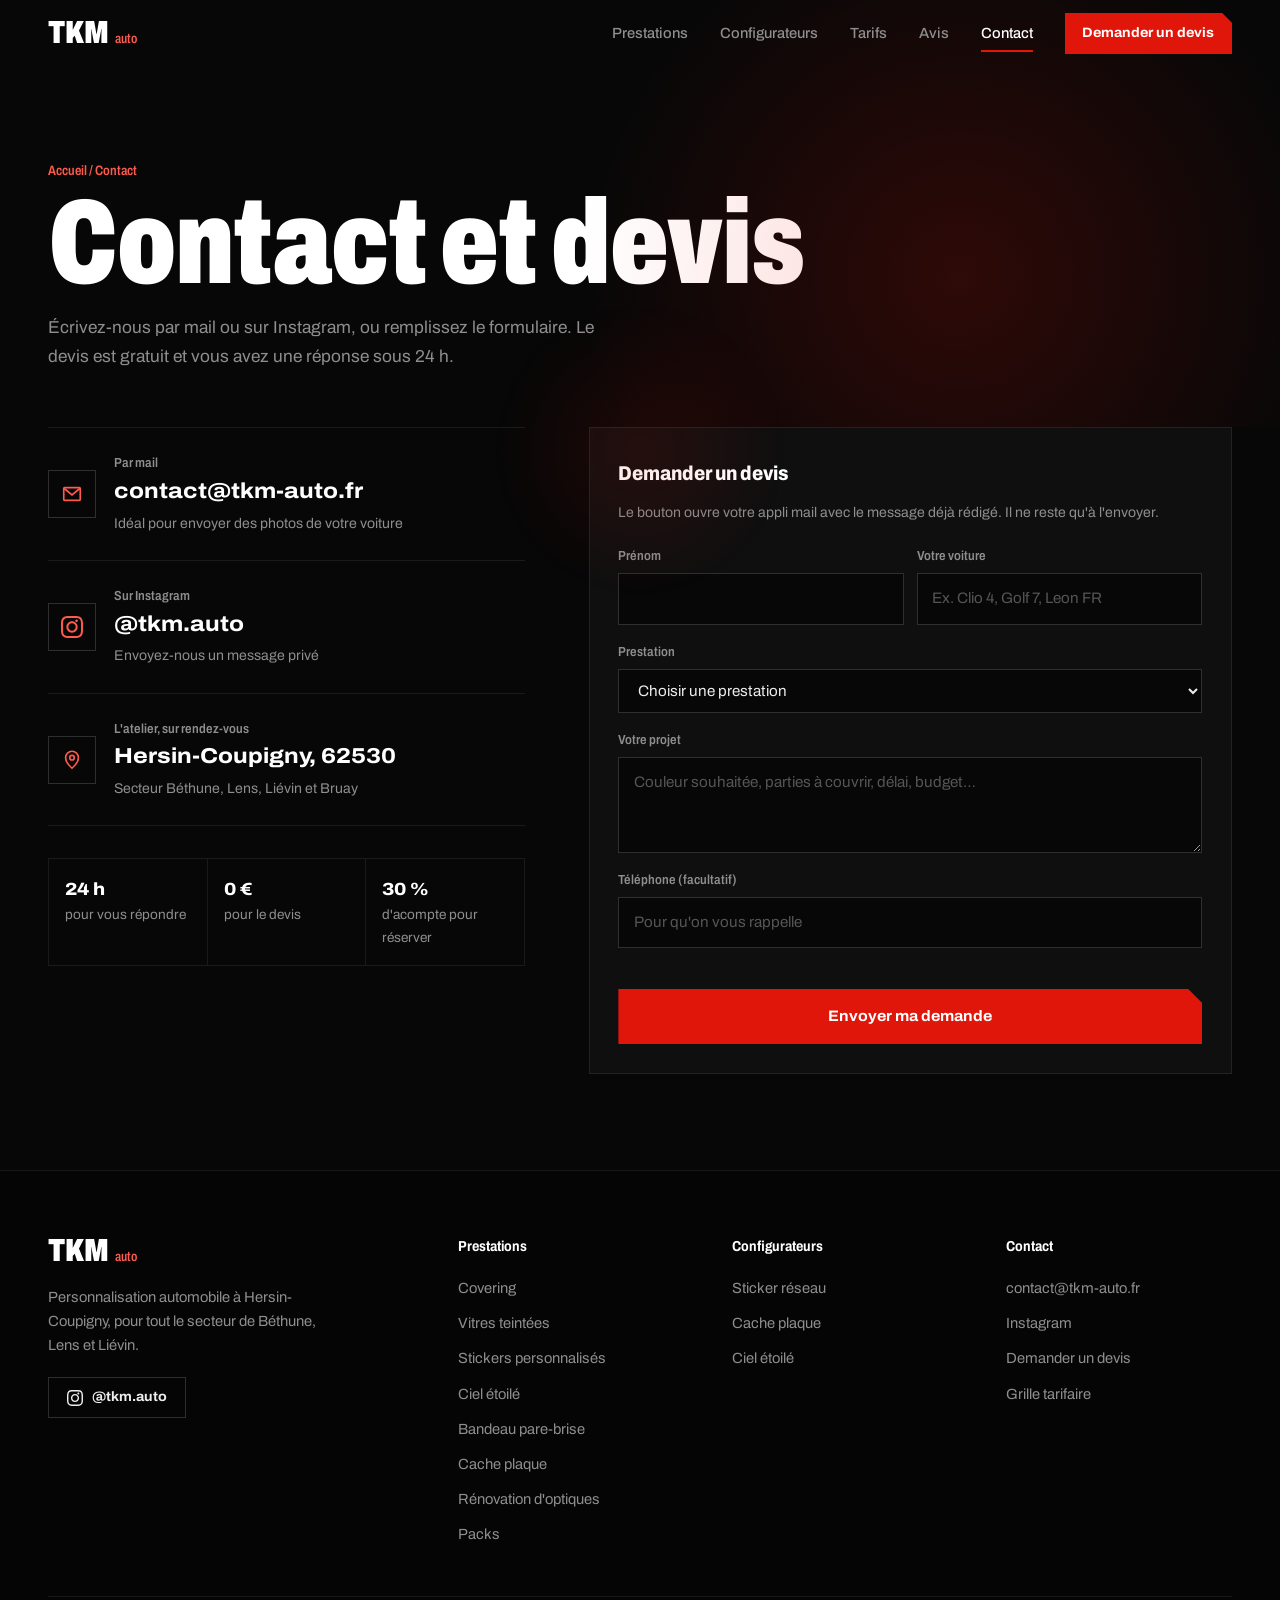
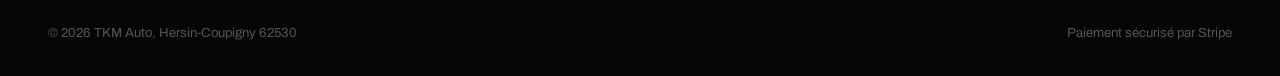
<file: contact.html>
<!DOCTYPE html>
<html lang="fr">
<head>
<meta charset="UTF-8">
<meta name="viewport" content="width=device-width, initial-scale=1, viewport-fit=cover">
<title>Contact et devis · TKM Auto, Hersin-Coupigny</title>
<meta name="description" content="Demandez un devis gratuit à TKM Auto par mail ou sur Instagram. Réponse sous 24 h. Atelier à Hersin-Coupigny (62530), sur rendez-vous.">
<link rel="canonical" href="https://www.tkm-auto.fr/contact.html">
<meta name="theme-color" content="#070707">
<link rel="preconnect" href="https://fonts.googleapis.com">
<link rel="preconnect" href="https://fonts.gstatic.com" crossorigin>
<link href="https://fonts.googleapis.com/css2?family=Archivo:wdth,wght@62..125,300..900&display=swap" rel="stylesheet">
<link rel="stylesheet" href="tkm.css">
<style>
.contact{display:grid;grid-template-columns:1fr 1.35fr;gap:clamp(1.5rem,5vw,4rem);align-items:start;padding-bottom:clamp(4rem,8vw,6rem)}
.channels{display:flex;flex-direction:column;border-top:1px solid var(--trait)}
.channel{display:grid;grid-template-columns:auto 1fr;gap:1.1rem;align-items:center;padding:1.5rem 0;border-bottom:1px solid var(--trait);position:relative;isolation:isolate}
.channel::before{content:'';position:absolute;inset:0 -1rem;z-index:-1;background:linear-gradient(90deg,rgba(224,22,10,.14),transparent);transform:scaleX(0);transform-origin:left;transition:transform .5s var(--ease)}
a.channel:hover::before{transform:scaleX(1)}
.channel-ico{width:48px;height:48px;display:grid;place-items:center;border:1px solid var(--trait2);color:var(--xenon)}
.channel-ico svg{width:22px;height:22px}
.channel small{display:block;font-stretch:85%;font-weight:600;font-size:.82rem;color:var(--gris)}
.channel strong{display:block;font-stretch:112%;font-weight:750;font-size:clamp(1.05rem,2.2vw,1.35rem);color:#fff;word-break:break-word}
.channel span.muted{font-size:.88rem}
.facts{display:grid;grid-template-columns:repeat(3,1fr);margin-top:2rem;border:1px solid var(--trait)}
.facts div{padding:1rem;font-size:.85rem;color:var(--gris)}
.facts div+div{border-left:1px solid var(--trait)}
.facts b{display:block;font-stretch:112%;font-weight:800;font-size:1.1rem;color:#fff}
.form .panel-title{font-size:1.25rem}
.form-hint{font-size:.88rem;color:var(--gris);margin:-.4rem 0 1.3rem}
@media(max-width:900px){.contact{grid-template-columns:1fr}}
@media(max-width:480px){.facts{grid-template-columns:1fr}.facts div+div{border-left:none;border-top:1px solid var(--trait)}}
</style>
</head>
<body>

<div data-tkm-nav></div>

<main>
  <header class="page-head">
    <div class="wrap">
      <p class="crumb"><a href="index.html">Accueil</a> / Contact</p>
      <h1 class="display">Contact et devis</h1>
      <p class="lead">Écrivez-nous par mail ou sur Instagram, ou remplissez le formulaire. Le devis est gratuit et vous avez une réponse sous 24 h.</p>
    </div>
  </header>

  <div class="wrap contact">
    <div class="rv">
      <div class="channels">
        <a class="channel" href="mailto:contact@tkm-auto.fr">
          <span class="channel-ico"><svg viewBox="0 0 24 24" fill="none" stroke="currentColor" stroke-width="1.8" aria-hidden="true"><rect x="3" y="5" width="18" height="14" rx="1"/><path d="m3.5 6 8.5 7 8.5-7"/></svg></span>
          <span><small>Par mail</small><strong>contact@tkm-auto.fr</strong><span class="muted">Idéal pour envoyer des photos de votre voiture</span></span>
        </a>
        <a class="channel" href="https://instagram.com/tkm.auto" target="_blank" rel="noopener">
          <span class="channel-ico" id="icoInsta"></span>
          <span><small>Sur Instagram</small><strong>@tkm.auto</strong><span class="muted">Envoyez-nous un message privé</span></span>
        </a>
        <a class="channel" href="https://maps.google.com/?q=Hersin-Coupigny+62530" target="_blank" rel="noopener">
          <span class="channel-ico"><svg viewBox="0 0 24 24" fill="none" stroke="currentColor" stroke-width="1.8" aria-hidden="true"><path d="M12 21s-7-6.2-7-11.5A7 7 0 0 1 19 9.5C19 14.8 12 21 12 21Z"/><circle cx="12" cy="9.5" r="2.5"/></svg></span>
          <span><small>L'atelier, sur rendez-vous</small><strong>Hersin-Coupigny, 62530</strong><span class="muted">Secteur Béthune, Lens, Liévin et Bruay</span></span>
        </a>
      </div>
      <div class="facts">
        <div><b>24 h</b>pour vous répondre</div>
        <div><b>0 €</b>pour le devis</div>
        <div><b>30 %</b>d'acompte pour réserver</div>
      </div>
    </div>

    <form class="panel form rv" data-d="100" id="devisForm" novalidate>
      <h2 class="panel-title">Demander un devis</h2>
      <p class="form-hint">Le bouton ouvre votre appli mail avec le message déjà rédigé. Il ne reste qu'à l'envoyer.</p>
      <div class="row2">
        <div class="field"><label class="label" for="fName">Prénom</label><input class="input" id="fName" autocomplete="given-name" required></div>
        <div class="field"><label class="label" for="fCar">Votre voiture</label><input class="input" id="fCar" placeholder="Ex. Clio 4, Golf 7, Leon FR"></div>
      </div>
      <div class="field"><label class="label" for="fService">Prestation</label>
        <select class="select" id="fService" required><option value="">Choisir une prestation</option></select></div>
      <div class="field"><label class="label" for="fMsg">Votre projet</label>
        <textarea class="textarea" id="fMsg" placeholder="Couleur souhaitée, parties à couvrir, délai, budget…"></textarea></div>
      <div class="field"><label class="label" for="fPhone">Téléphone (facultatif)</label><input class="input" id="fPhone" type="tel" autocomplete="tel" placeholder="Pour qu'on vous rappelle"></div>
      <p class="small" id="fErr" role="alert" style="color:var(--signal);min-height:1.2em;margin-bottom:.6rem"></p>
      <button class="btn btn-block" type="submit">Envoyer ma demande</button>
      <div class="ok-msg" id="fOk">Votre appli mail s'est ouverte avec votre demande. Envoyez le message et on vous répond sous 24 h.</div>
    </form>
  </div>
</main>

<div data-tkm-footer></div>

<script src="tkm.js"></script>
<script>
(function contact(){
  document.getElementById('icoInsta').innerHTML = TKM.iconSVG('instagram');

  // Liste des prestations et formules
  const sel = document.getElementById('fService');
  sel.insertAdjacentHTML('beforeend', TARIFS.map(t =>
    `<optgroup label="${t.name}">${t.items.map(it => `<option value="${t.name} : ${it.n} (${it.d})">${it.n}, ${it.d}</option>`).join('')}</optgroup>`
  ).join('') + '<option value="Autre projet">Autre projet</option>');

  // Pré-remplissage depuis la grille tarifaire : contact.html?service=covering&item=Capot
  const q = new URLSearchParams(location.search);
  const cat = TARIFS.find(t => t.id === q.get('service'));
  if (cat){
    const it = cat.items.find(i => i.n === q.get('item')) || cat.items[0];
    sel.value = `${cat.name} : ${it.n} (${it.d})`;
  }
  if (q.get('msg')) document.getElementById('fMsg').value = q.get('msg');

  document.getElementById('devisForm').addEventListener('submit', e => {
    e.preventDefault();
    const v = id => document.getElementById(id).value.trim();
    const err = document.getElementById('fErr');
    err.textContent = '';
    if (!v('fName')) return void (err.textContent = 'Indiquez votre prénom.');
    if (!v('fService')) return void (err.textContent = 'Choisissez la prestation qui vous intéresse.');
    TKM.mail(`Demande de devis : ${v('fService').split(' (')[0]}`, [
      'Bonjour TKM,', '',
      'Je souhaite un devis pour :', '',
      `Prestation : ${v('fService')}`,
      v('fCar') && `Voiture : ${v('fCar')}`,
      v('fMsg') && `Projet : ${v('fMsg')}`,
      v('fPhone') && `Téléphone : ${v('fPhone')}`,
      '', 'Merci,', v('fName')
    ]);
    document.getElementById('fOk').classList.add('show');
  });
})();
</script>
</body>
</html>
</file>
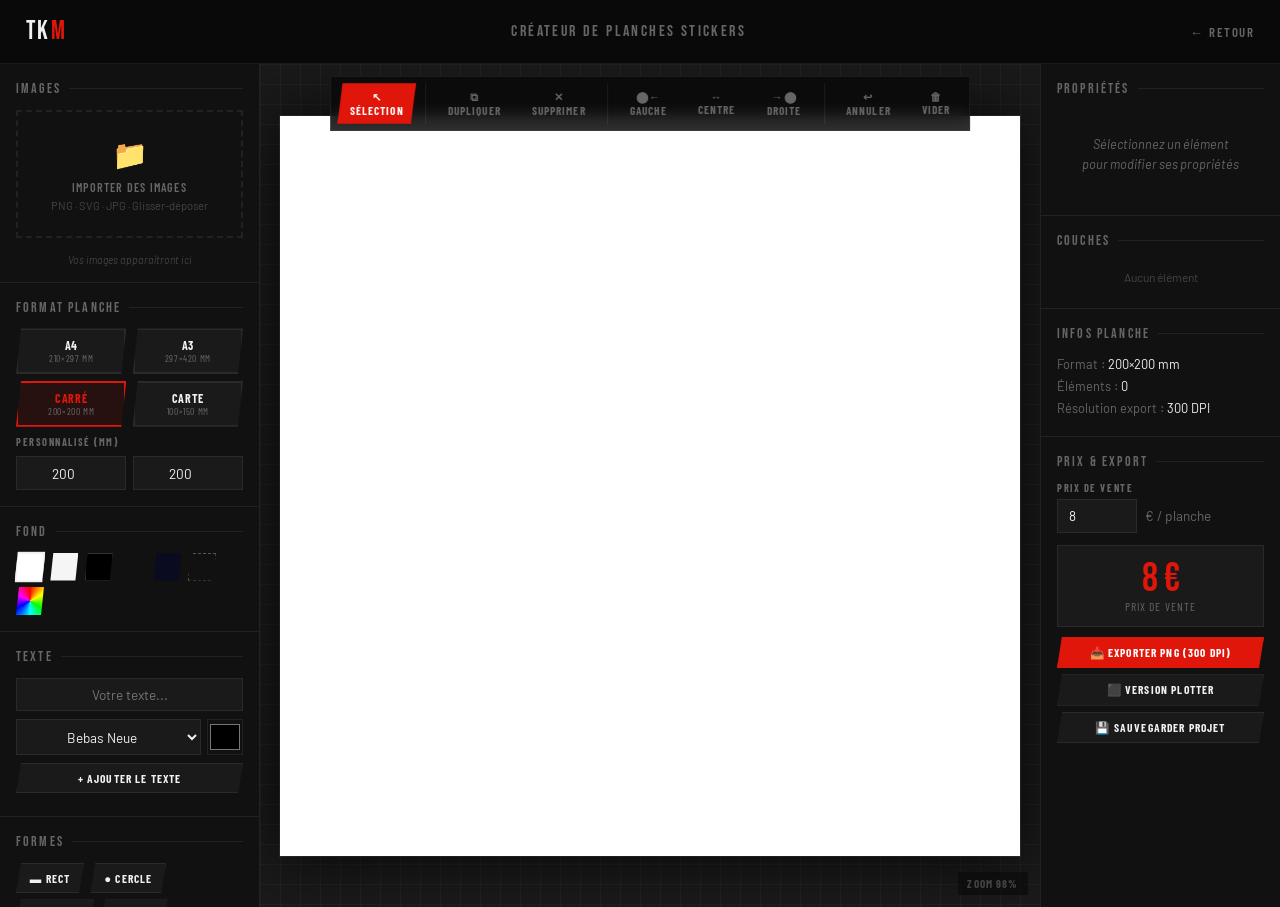
<file: planches.html>
<!DOCTYPE html>
<html lang="fr">
<head>
  <meta charset="UTF-8"/>
  <meta name="viewport" content="width=device-width, initial-scale=1.0"/>
  <title>TKM – Créateur de Planches Stickers</title>
  <link href="https://fonts.googleapis.com/css2?family=Bebas+Neue&family=Barlow+Condensed:wght@300;400;600;700&family=Barlow:wght@300;400;500&display=swap" rel="stylesheet"/>
  <style>
    :root {
      --red:#E0160A; --red-dark:#a50f07;
      --bg:#0a0a0a; --bg2:#111; --bg3:#1a1a1a; --bg4:#222;
      --white:#f0f0f0; --grey:#666; --grey2:#444;
      --border:rgba(255,255,255,0.07);
    }
    *,*::before,*::after{box-sizing:border-box;margin:0;padding:0;}
    html{scroll-behavior:smooth;}
    body{font-family:'Barlow',sans-serif;background:var(--bg);color:var(--white);min-height:100vh;overflow-x:hidden;}

    /* NAV */
    nav{display:flex;align-items:center;justify-content:space-between;padding:1rem 2%;background:rgba(10,10,10,0.97);backdrop-filter:blur(16px);border-bottom:1px solid var(--border);position:sticky;top:0;z-index:200;}
    .nav-logo{font-family:'Bebas Neue',sans-serif;font-size:1.6rem;letter-spacing:0.1em;color:var(--white);text-decoration:none;}
    .nav-logo span{color:var(--red);}
    .nav-title{font-family:'Bebas Neue',sans-serif;font-size:1rem;letter-spacing:0.15em;color:var(--grey);text-transform:uppercase;}
    .nav-back{font-family:'Barlow Condensed',sans-serif;font-weight:600;font-size:0.8rem;letter-spacing:0.12em;text-transform:uppercase;color:var(--grey);text-decoration:none;transition:color 0.2s;}
    .nav-back:hover{color:var(--white);}

    /* LAYOUT */
    .app{display:grid;grid-template-columns:260px 1fr 240px;height:calc(100vh - 57px);overflow:hidden;}

    /* ── SIDEBAR GAUCHE ── */
    .sidebar-left{background:var(--bg2);border-right:1px solid var(--border);overflow-y:auto;display:flex;flex-direction:column;}
    .sidebar-right{background:var(--bg2);border-left:1px solid var(--border);overflow-y:auto;display:flex;flex-direction:column;}

    .panel-section{padding:1rem;border-bottom:1px solid var(--border);}
    .panel-section:last-child{border-bottom:none;}
    .panel-head{font-family:'Bebas Neue',sans-serif;font-size:0.9rem;letter-spacing:0.15em;color:var(--grey);margin-bottom:0.8rem;display:flex;align-items:center;gap:0.5rem;}
    .panel-head::after{content:'';flex:1;height:1px;background:var(--border);}

    /* Upload zone */
    .upload-zone{border:2px dashed var(--border);padding:1.5rem 1rem;text-align:center;cursor:pointer;transition:all 0.2s;position:relative;}
    .upload-zone:hover,.upload-zone.drag{border-color:var(--red);background:rgba(224,22,10,0.05);}
    .upload-zone input{position:absolute;inset:0;opacity:0;cursor:pointer;width:100%;height:100%;}
    .upload-icon{font-size:1.8rem;margin-bottom:0.5rem;}
    .upload-text{font-family:'Barlow Condensed',sans-serif;font-size:0.75rem;font-weight:600;letter-spacing:0.1em;text-transform:uppercase;color:var(--grey);}
    .upload-sub{font-size:0.7rem;color:var(--grey2);margin-top:0.3rem;}

    /* Image library */
    .img-library{display:grid;grid-template-columns:1fr 1fr;gap:0.4rem;margin-top:0.6rem;}
    .lib-item{aspect-ratio:1;background:var(--bg3);border:1px solid var(--border);cursor:pointer;position:relative;overflow:hidden;transition:border-color 0.2s;}
    .lib-item:hover{border-color:var(--red);}
    .lib-item img{width:100%;height:100%;object-fit:contain;padding:4px;}
    .lib-del{position:absolute;top:2px;right:2px;background:rgba(224,22,10,0.8);border:none;color:#fff;font-size:0.65rem;padding:2px 4px;cursor:pointer;display:none;}
    .lib-item:hover .lib-del{display:block;}
    .lib-add-hint{font-size:0.65rem;text-align:center;color:var(--grey2);font-style:italic;}

    /* Format planche */
    .format-grid{display:grid;grid-template-columns:1fr 1fr;gap:0.4rem;}
    .fmt-btn{background:var(--bg3);border:2px solid var(--border);color:var(--white);padding:0.5rem 0.3rem;cursor:pointer;font-family:'Barlow Condensed',sans-serif;font-size:0.75rem;font-weight:700;letter-spacing:0.05em;text-align:center;text-transform:uppercase;transition:all 0.2s;clip-path:polygon(5px 0%,100% 0%,calc(100% - 5px) 100%,0% 100%);}
    .fmt-btn:hover{border-color:rgba(255,255,255,0.2);}
    .fmt-btn.active{border-color:var(--red);background:rgba(224,22,10,0.1);color:var(--red);}
    .fmt-sub{font-size:0.6rem;color:var(--grey);display:block;font-weight:400;}

    /* Custom size */
    .size-inputs{display:grid;grid-template-columns:1fr 1fr;gap:0.4rem;margin-top:0.5rem;}
    .size-input{background:var(--bg3);border:1px solid var(--border);color:var(--white);font-family:'Barlow',sans-serif;font-size:0.85rem;padding:0.45rem 0.6rem;outline:none;text-align:center;width:100%;}
    .size-input:focus{border-color:var(--red);}

    /* Fond planche */
    .bg-options{display:flex;gap:0.4rem;flex-wrap:wrap;}
    .bg-opt{width:28px;height:28px;border:2px solid transparent;cursor:pointer;clip-path:polygon(3px 0%,100% 0%,calc(100% - 3px) 100%,0% 100%);transition:border-color 0.15s,transform 0.15s;}
    .bg-opt:hover,.bg-opt.active{border-color:var(--white);transform:scale(1.1);}

    /* Form label */
    .f-label{font-family:'Barlow Condensed',sans-serif;font-size:0.65rem;font-weight:700;letter-spacing:0.15em;text-transform:uppercase;color:var(--grey);margin-bottom:0.3rem;display:block;}

    /* Boutons */
    .btn-sm{background:var(--bg3);border:1px solid var(--border);color:var(--white);padding:0.45rem 0.8rem;font-family:'Barlow Condensed',sans-serif;font-weight:700;font-size:0.72rem;letter-spacing:0.1em;text-transform:uppercase;cursor:pointer;transition:all 0.2s;clip-path:polygon(5px 0%,100% 0%,calc(100% - 5px) 100%,0% 100%);}
    .btn-sm:hover{border-color:var(--grey);}
    .btn-red-sm{background:var(--red);border-color:var(--red);color:#fff;}
    .btn-red-sm:hover{background:var(--red-dark);}
    .btn-full{width:100%;display:block;margin-bottom:0.4rem;}

    /* ── CANVAS AREA ── */
    .canvas-area{background:#1a1a1a;display:flex;align-items:center;justify-content:center;overflow:auto;position:relative;}

    /* Grille fond */
    .canvas-area::before{content:'';position:absolute;inset:0;background-image:linear-gradient(rgba(255,255,255,0.03) 1px,transparent 1px),linear-gradient(90deg,rgba(255,255,255,0.03) 1px,transparent 1px);background-size:20px 20px;pointer-events:none;}

    #sheetCanvas{position:relative;z-index:1;box-shadow:0 0 60px rgba(0,0,0,0.8),0 0 0 1px rgba(255,255,255,0.1);cursor:crosshair;}
    #sheetCanvas.moving{cursor:move;}

    /* ── SIDEBAR DROITE ── */
    .prop-empty{padding:1.5rem 1rem;text-align:center;font-size:0.8rem;color:var(--grey);font-style:italic;line-height:1.6;}

    .prop-field{margin-bottom:0.8rem;}
    .prop-input{background:var(--bg3);border:1px solid var(--border);color:var(--white);font-family:'Barlow',sans-serif;font-size:0.85rem;padding:0.45rem 0.7rem;outline:none;width:100%;transition:border-color 0.2s;}
    .prop-input:focus{border-color:var(--red);}
    .prop-row{display:grid;grid-template-columns:1fr 1fr;gap:0.4rem;}
    .prop-btn-row{display:flex;gap:0.4rem;}
    .prop-btn{flex:1;background:var(--bg3);border:1px solid var(--border);color:var(--white);padding:0.45rem;font-size:0.8rem;cursor:pointer;transition:all 0.2s;text-align:center;}
    .prop-btn:hover{border-color:var(--grey);}
    .prop-btn.active{border-color:var(--red);color:var(--red);}

    /* Slider */
    .sl{width:100%;-webkit-appearance:none;height:3px;background:var(--border);outline:none;margin-bottom:0.3rem;}
    .sl::-webkit-slider-thumb{-webkit-appearance:none;width:14px;height:14px;background:var(--red);cursor:pointer;clip-path:polygon(50% 0%,100% 50%,50% 100%,0% 50%);}

    /* Couches list */
    .layers-list{display:flex;flex-direction:column;gap:0.3rem;max-height:200px;overflow-y:auto;}
    .layer-item{background:var(--bg3);border:1px solid var(--border);padding:0.5rem 0.7rem;display:flex;align-items:center;gap:0.5rem;cursor:pointer;font-size:0.8rem;transition:border-color 0.2s;}
    .layer-item:hover,.layer-item.selected{border-color:var(--red);}
    .layer-thumb{width:28px;height:28px;object-fit:contain;background:var(--bg4);border:1px solid var(--border);}
    .layer-name{flex:1;font-family:'Barlow Condensed',sans-serif;font-size:0.8rem;white-space:nowrap;overflow:hidden;text-overflow:ellipsis;}
    .layer-btns{display:flex;gap:0.2rem;}
    .layer-btn{background:none;border:none;color:var(--grey);font-size:0.75rem;cursor:pointer;padding:2px 4px;transition:color 0.2s;}
    .layer-btn:hover{color:var(--white);}
    .layer-btn.del:hover{color:var(--red);}

    /* Prix / Export */
    .price-display{text-align:center;padding:0.8rem;background:var(--bg3);border:1px solid var(--border);margin-bottom:0.6rem;}
    .price-big{font-family:'Bebas Neue',sans-serif;font-size:2.5rem;color:var(--red);line-height:1;}
    .price-sub{font-size:0.72rem;color:var(--grey);font-family:'Barlow Condensed',sans-serif;letter-spacing:0.1em;text-transform:uppercase;}

    /* Toolbar canvas */
    .canvas-toolbar{position:absolute;top:12px;left:50%;transform:translateX(-50%);display:flex;gap:0.4rem;z-index:10;background:rgba(10,10,10,0.85);padding:0.4rem;border:1px solid var(--border);backdrop-filter:blur(8px);}
    .tool-btn{background:transparent;border:1px solid transparent;color:var(--grey);padding:0.35rem 0.7rem;font-family:'Barlow Condensed',sans-serif;font-size:0.7rem;font-weight:700;letter-spacing:0.1em;text-transform:uppercase;cursor:pointer;transition:all 0.2s;clip-path:polygon(5px 0%,100% 0%,calc(100% - 5px) 100%,0% 100%);}
    .tool-btn:hover{color:var(--white);}
    .tool-btn.active{background:var(--red);border-color:var(--red);color:#fff;}
    .tool-sep{width:1px;background:var(--border);margin:0 0.2rem;}

    /* Zoom display */
    .zoom-info{position:absolute;bottom:12px;right:12px;font-family:'Barlow Condensed',sans-serif;font-size:0.7rem;font-weight:700;letter-spacing:0.1em;text-transform:uppercase;color:var(--grey2);background:rgba(10,10,10,0.7);padding:0.3rem 0.6rem;z-index:5;}

    @media(max-width:1100px){.app{grid-template-columns:220px 1fr 200px;}}
    @media(max-width:800px){.sidebar-right{display:none;}.app{grid-template-columns:200px 1fr;}}
    @media(max-width:600px){.sidebar-left{display:none;}.app{grid-template-columns:1fr;}}
  </style>
</head>
<body>

<nav>
  <a href="index.html" class="nav-logo">TK<span>M</span></a>
  <span class="nav-title">Créateur de Planches Stickers</span>
  <a href="index.html" class="nav-back">← Retour</a>
</nav>

<div class="app">

  <!-- ── SIDEBAR GAUCHE ── -->
  <div class="sidebar-left">

    <!-- IMPORT IMAGES -->
    <div class="panel-section">
      <div class="panel-head">Images</div>
      <div class="upload-zone" id="uploadZone">
        <input type="file" id="fileInput" accept="image/*" multiple />
        <div class="upload-icon">📁</div>
        <div class="upload-text">Importer des images</div>
        <div class="upload-sub">PNG · SVG · JPG · Glisser-déposer</div>
      </div>
      <div class="img-library" id="imgLibrary">
        <div class="lib-add-hint" style="grid-column:1/-1;margin-top:0.4rem">Vos images apparaîtront ici</div>
      </div>
    </div>

    <!-- FORMAT PLANCHE -->
    <div class="panel-section">
      <div class="panel-head">Format Planche</div>
      <div class="format-grid">
        <button class="fmt-btn" data-w="210" data-h="297" onclick="setFormat(this)">A4<span class="fmt-sub">210×297 mm</span></button>
        <button class="fmt-btn" data-w="297" data-h="420" onclick="setFormat(this)">A3<span class="fmt-sub">297×420 mm</span></button>
        <button class="fmt-btn active" data-w="200" data-h="200" onclick="setFormat(this)">Carré<span class="fmt-sub">200×200 mm</span></button>
        <button class="fmt-btn" data-w="100" data-h="150" onclick="setFormat(this)">Carte<span class="fmt-sub">100×150 mm</span></button>
      </div>
      <div style="margin-top:0.6rem">
        <label class="f-label">Personnalisé (mm)</label>
        <div class="size-inputs">
          <input type="number" class="size-input" id="customW" placeholder="L" value="200" min="50" max="600" oninput="setCustomFormat()" />
          <input type="number" class="size-input" id="customH" placeholder="H" value="200" min="50" max="600" oninput="setCustomFormat()" />
        </div>
      </div>
    </div>

    <!-- FOND PLANCHE -->
    <div class="panel-section">
      <div class="panel-head">Fond</div>
      <div class="bg-options">
        <div class="bg-opt active" style="background:#fff" data-bg="#ffffff" onclick="setBg(this)"></div>
        <div class="bg-opt" style="background:#f5f5f5" data-bg="#f5f5f5" onclick="setBg(this)"></div>
        <div class="bg-opt" style="background:#000;border:1px solid #333" data-bg="#000000" onclick="setBg(this)"></div>
        <div class="bg-opt" style="background:#111" data-bg="#111111" onclick="setBg(this)"></div>
        <div class="bg-opt" style="background:#0a0a20" data-bg="#0a0a20" onclick="setBg(this)"></div>
        <div class="bg-opt" style="background:transparent;border:1px dashed #555" data-bg="transparent" onclick="setBg(this)" title="Transparent"></div>
        <div style="position:relative;width:28px;height:28px;overflow:hidden;clip-path:polygon(3px 0%,100% 0%,calc(100% - 3px) 100%,0% 100%);">
          <div style="width:100%;height:100%;background:conic-gradient(red,yellow,lime,cyan,blue,magenta,red);"></div>
          <input type="color" style="position:absolute;inset:0;opacity:0;cursor:pointer;width:100%;height:100%;" oninput="setCustomBg(this.value)" />
        </div>
      </div>
    </div>

    <!-- AJOUTER TEXTE -->
    <div class="panel-section">
      <div class="panel-head">Texte</div>
      <input type="text" class="size-input" id="textInput" placeholder="Votre texte..." style="width:100%;margin-bottom:0.5rem" />
      <div style="display:flex;gap:0.4rem">
        <select class="size-input" id="textFont" style="flex:1">
          <option value="Bebas Neue">Bebas Neue</option>
          <option value="Barlow Condensed">Barlow Condensed</option>
          <option value="Montserrat">Montserrat</option>
          <option value="Arial Black">Arial Black</option>
          <option value="Impact">Impact</option>
        </select>
        <input type="color" id="textColor" value="#000000" style="width:36px;height:36px;border:1px solid var(--border);background:none;cursor:pointer;" />
      </div>
      <button class="btn-sm btn-full" style="margin-top:0.5rem" onclick="addText()">+ Ajouter le texte</button>
    </div>

    <!-- FORMES -->
    <div class="panel-section">
      <div class="panel-head">Formes</div>
      <div style="display:flex;gap:0.4rem;flex-wrap:wrap;">
        <button class="btn-sm" onclick="addShape('rect')">▬ Rect</button>
        <button class="btn-sm" onclick="addShape('circle')">● Cercle</button>
        <button class="btn-sm" onclick="addShape('star')">★ Étoile</button>
        <button class="btn-sm" onclick="addShape('heart')">♥ Cœur</button>
      </div>
      <div style="display:flex;align-items:center;gap:0.5rem;margin-top:0.5rem;">
        <label class="f-label" style="margin:0">Couleur</label>
        <input type="color" id="shapeColor" value="#E0160A" style="width:36px;height:28px;border:1px solid var(--border);background:none;cursor:pointer;" />
      </div>
    </div>

    <!-- GRILLE AUTO -->
    <div class="panel-section">
      <div class="panel-head">Remplissage Auto</div>
      <label class="f-label">Répéter l'élément sélectionné</label>
      <div style="display:grid;grid-template-columns:1fr 1fr;gap:0.4rem;margin-bottom:0.5rem;">
        <div><label class="f-label">Colonnes</label><input type="number" class="size-input" id="gridCols" value="3" min="1" max="10"/></div>
        <div><label class="f-label">Lignes</label><input type="number" class="size-input" id="gridRows" value="3" min="1" max="10"/></div>
      </div>
      <button class="btn-sm btn-full" onclick="autoGrid()">⊞ Remplir en grille</button>
    </div>

  </div>

  <!-- ── CANVAS ZONE ── -->
  <div class="canvas-area" id="canvasArea">
    <div class="canvas-toolbar">
      <button class="tool-btn active" id="toolSelect" onclick="setTool('select',this)">↖ Sélection</button>
      <div class="tool-sep"></div>
      <button class="tool-btn" onclick="duplicateSelected()">⧉ Dupliquer</button>
      <button class="tool-btn" onclick="deleteSelected()">✕ Supprimer</button>
      <div class="tool-sep"></div>
      <button class="tool-btn" onclick="alignItems('left')">⬤← Gauche</button>
      <button class="tool-btn" onclick="alignItems('center')">↔ Centre</button>
      <button class="tool-btn" onclick="alignItems('right')">→⬤ Droite</button>
      <div class="tool-sep"></div>
      <button class="tool-btn" onclick="undo()">↩ Annuler</button>
      <button class="tool-btn" onclick="clearSheet()">🗑 Vider</button>
    </div>
    <canvas id="sheetCanvas"></canvas>
    <div class="zoom-info" id="zoomInfo">Zoom 100%</div>
  </div>

  <!-- ── SIDEBAR DROITE ── -->
  <div class="sidebar-right">

    <!-- PROPRIÉTÉS -->
    <div class="panel-section">
      <div class="panel-head">Propriétés</div>
      <div id="propPanel">
        <div class="prop-empty">Sélectionnez un élément<br>pour modifier ses propriétés</div>
      </div>
    </div>

    <!-- COUCHES -->
    <div class="panel-section">
      <div class="panel-head">Couches</div>
      <div class="layers-list" id="layersList">
        <div style="text-align:center;font-size:0.75rem;color:var(--grey2);padding:0.5rem;">Aucun élément</div>
      </div>
    </div>

    <!-- INFOS -->
    <div class="panel-section">
      <div class="panel-head">Infos Planche</div>
      <div style="font-size:0.8rem;color:var(--grey);line-height:1.7;">
        <div>Format : <span id="infoFormat" style="color:var(--white)">200×200 mm</span></div>
        <div>Éléments : <span id="infoCount" style="color:var(--white)">0</span></div>
        <div>Résolution export : <span style="color:var(--white)">300 DPI</span></div>
      </div>
    </div>

    <!-- PRIX & EXPORT -->
    <div class="panel-section">
      <div class="panel-head">Prix & Export</div>
      <label class="f-label">Prix de vente</label>
      <div style="display:flex;align-items:center;gap:0.5rem;margin-bottom:0.8rem;">
        <input type="number" class="prop-input" id="salePrice" value="8" min="1" step="0.5" oninput="updatePrice()" style="width:80px"/>
        <span style="font-size:0.85rem;color:var(--grey)">€ / planche</span>
      </div>
      <div class="price-display">
        <div class="price-big" id="priceDisplay">8 €</div>
        <div class="price-sub">Prix de vente</div>
      </div>
      <button class="btn-sm btn-red-sm btn-full" onclick="exportSheet()">📥 Exporter PNG (300 DPI)</button>
      <button class="btn-sm btn-full" onclick="exportSheet('plotter')">⬛ Version plotter</button>
      <button class="btn-sm btn-full" onclick="saveProject()">💾 Sauvegarder projet</button>
    </div>

  </div>
</div>

<script>
/* ═══════════════════════════════════════════════
   ÉTAT
═══════════════════════════════════════════════ */
const MM2PX = 3.7795; // 96 DPI → px
const EXPORT_DPI = 300;
const EXPORT_SCALE = EXPORT_DPI / 96;

let sheet = {
  wMM: 200, hMM: 200,
  bg: '#ffffff',
  items: []
};
let selected = null;
let tool = 'select';
let drag = null;
let history = [];
let imgLib = [];  // {id, name, src, img}
let idCnt = 0;
let zoom = 1;
let canvasW, canvasH;

const canvas = document.getElementById('sheetCanvas');
const ctx = canvas.getContext('2d');
const DPR = window.devicePixelRatio || 1;

/* ═══════════════════════════════════════════════
   INIT CANVAS
═══════════════════════════════════════════════ */
function initCanvas() {
  const area = document.getElementById('canvasArea');
  const maxW = area.clientWidth - 40;
  const maxH = area.clientHeight - 40;

  const sheetPxW = sheet.wMM * MM2PX;
  const sheetPxH = sheet.hMM * MM2PX;

  zoom = Math.min(maxW / sheetPxW, maxH / sheetPxH, 1.5);
  canvasW = sheetPxW * zoom;
  canvasH = sheetPxH * zoom;

  canvas.width  = canvasW * DPR;
  canvas.height = canvasH * DPR;
  canvas.style.width  = canvasW + 'px';
  canvas.style.height = canvasH + 'px';
  ctx.scale(DPR, DPR);

  document.getElementById('zoomInfo').textContent = 'Zoom ' + Math.round(zoom * 100) + '%';
  document.getElementById('infoFormat').textContent = sheet.wMM + '×' + sheet.hMM + ' mm';
  redraw();
}

/* ═══════════════════════════════════════════════
   DESSIN
═══════════════════════════════════════════════ */
function redraw() {
  ctx.clearRect(0, 0, canvasW, canvasH);

  // Fond planche
  if (sheet.bg === 'transparent') {
    // Damier
    const sz = 10;
    for (let x = 0; x < canvasW; x += sz*2) {
      for (let y = 0; y < canvasH; y += sz*2) {
        ctx.fillStyle = '#ccc'; ctx.fillRect(x, y, sz, sz);
        ctx.fillStyle = '#ccc'; ctx.fillRect(x+sz, y+sz, sz, sz);
      }
    }
  } else {
    ctx.fillStyle = sheet.bg;
    ctx.fillRect(0, 0, canvasW, canvasH);
  }

  // Items
  for (const item of sheet.items) {
    drawItem(ctx, item, zoom, false);
  }

  // Sélection
  if (selected) {
    const it = selected;
    const x  = it.x * zoom, y = it.y * zoom;
    const w  = it.w * zoom, h = it.h * zoom;
    ctx.save();
    ctx.strokeStyle = '#E0160A';
    ctx.lineWidth = 1.5;
    ctx.setLineDash([4,3]);
    ctx.strokeRect(x - 4, y - 4, w + 8, h + 8);
    ctx.setLineDash([]);
    // Handles
    const handles = getHandles(it);
    for (const [hx, hy] of handles) {
      ctx.fillStyle = '#fff';
      ctx.strokeStyle = '#E0160A';
      ctx.lineWidth = 1;
      ctx.beginPath();
      ctx.arc(hx * zoom, hy * zoom, 5, 0, Math.PI*2);
      ctx.fill(); ctx.stroke();
    }
    ctx.restore();
  }

  updateLayersList();
  document.getElementById('infoCount').textContent = sheet.items.length;
}

function drawItem(c, item, z, forExport) {
  const x = item.x * z, y = item.y * z;
  const w = item.w * z, h = item.h * z;
  c.save();
  c.globalAlpha = item.opacity ?? 1;

  if (item.type === 'image' && item.img) {
    c.drawImage(item.img, x, y, w, h);
  } else if (item.type === 'text') {
    const fs = (item.fontSize || 24) * z;
    c.font = `${item.fontWeight || 700} ${fs}px '${item.fontFamily || 'Bebas Neue'}', sans-serif`;
    c.fillStyle = item.color || '#000';
    c.textBaseline = 'top';
    c.fillText(item.text || '', x, y);
  } else if (item.type === 'shape') {
    c.fillStyle = item.color || '#E0160A';
    drawShape(c, item.shape, x, y, w, h);
  }
  c.restore();
}

function drawShape(c, shape, x, y, w, h) {
  if (shape === 'rect') {
    c.fillRect(x, y, w, h);
  } else if (shape === 'circle') {
    c.beginPath();
    c.ellipse(x + w/2, y + h/2, w/2, h/2, 0, 0, Math.PI*2);
    c.fill();
  } else if (shape === 'star') {
    drawStar(c, x + w/2, y + h/2, 5, w/2, w/4);
  } else if (shape === 'heart') {
    drawHeart(c, x, y, w, h);
  }
}

function drawStar(c, cx, cy, pts, outer, inner) {
  c.beginPath();
  for (let i = 0; i < pts * 2; i++) {
    const r = i % 2 === 0 ? outer : inner;
    const a = (i * Math.PI / pts) - Math.PI/2;
    i === 0 ? c.moveTo(cx + Math.cos(a)*r, cy + Math.sin(a)*r) : c.lineTo(cx + Math.cos(a)*r, cy + Math.sin(a)*r);
  }
  c.closePath(); c.fill();
}

function drawHeart(c, x, y, w, h) {
  const cx = x + w/2, top = y + h*0.25;
  c.beginPath();
  c.moveTo(cx, y + h);
  c.bezierCurveTo(x, y + h*0.6, x, top, cx - w/4, top);
  c.bezierCurveTo(x + w*0.1, y, cx, y + h*0.2, cx, top + h*0.1);
  c.bezierCurveTo(cx, y + h*0.2, x + w*0.9, y, cx + w/4, top);
  c.bezierCurveTo(x + w, top, x + w, y + h*0.6, cx, y + h);
  c.fill();
}

function getHandles(item) {
  const { x, y, w, h } = item;
  return [
    [x, y], [x+w/2, y], [x+w, y],
    [x, y+h/2],           [x+w, y+h/2],
    [x, y+h], [x+w/2, y+h], [x+w, y+h]
  ];
}

/* ═══════════════════════════════════════════════
   INTERACTIONS
═══════════════════════════════════════════════ */
function getCanvasPos(e) {
  const r = canvas.getBoundingClientRect();
  const cx = (e.touches ? e.touches[0].clientX : e.clientX) - r.left;
  const cy = (e.touches ? e.touches[0].clientY : e.clientY) - r.top;
  return { x: cx / zoom, y: cy / zoom };
}

function hitTest(px, py) {
  for (let i = sheet.items.length - 1; i >= 0; i--) {
    const it = sheet.items[i];
    if (px >= it.x && px <= it.x + it.w && py >= it.y && py <= it.y + it.h) return it;
  }
  return null;
}

function hitHandle(item, px, py) {
  if (!item) return null;
  const handles = getHandles(item);
  const thres = 8 / zoom;
  for (let i = 0; i < handles.length; i++) {
    const [hx, hy] = handles[i];
    if (Math.abs(px - hx) < thres && Math.abs(py - hy) < thres) return i;
  }
  return null;
}

canvas.addEventListener('pointerdown', e => {
  e.preventDefault();
  const p = getCanvasPos(e);
  if (tool === 'select') {
    if (selected) {
      const h = hitHandle(selected, p.x, p.y);
      if (h !== null) {
        drag = { type: 'resize', handle: h, startX: p.x, startY: p.y, origX: selected.x, origY: selected.y, origW: selected.w, origH: selected.h };
        return;
      }
    }
    const hit = hitTest(p.x, p.y);
    if (hit) {
      selected = hit;
      drag = { type: 'move', startX: p.x, startY: p.y, origX: hit.x, origY: hit.y };
      canvas.classList.add('moving');
    } else {
      selected = null;
    }
    updatePropPanel();
    redraw();
  }
});

window.addEventListener('pointermove', e => {
  if (!drag) return;
  const p = getCanvasPos(e);
  const dx = p.x - drag.startX, dy = p.y - drag.startY;
  if (drag.type === 'move' && selected) {
    selected.x = Math.max(0, drag.origX + dx);
    selected.y = Math.max(0, drag.origY + dy);
  } else if (drag.type === 'resize' && selected) {
    const h = drag.handle;
    if (h === 7) { // bottom-right
      selected.w = Math.max(20, drag.origW + dx);
      selected.h = Math.max(20, drag.origH + dy);
    } else if (h === 0) { // top-left
      selected.x = drag.origX + dx;
      selected.y = drag.origY + dy;
      selected.w = Math.max(20, drag.origW - dx);
      selected.h = Math.max(20, drag.origH - dy);
    } else if (h === 2) { // top-right
      selected.y = drag.origY + dy;
      selected.w = Math.max(20, drag.origW + dx);
      selected.h = Math.max(20, drag.origH - dy);
    } else if (h === 6) { // bottom-left
      selected.x = drag.origX + dx;
      selected.w = Math.max(20, drag.origW - dx);
      selected.h = Math.max(20, drag.origH + dy);
    } else if (h === 1) { // top
      selected.y = drag.origY + dy;
      selected.h = Math.max(20, drag.origH - dy);
    } else if (h === 5) { // bottom
      selected.h = Math.max(20, drag.origH + dy);
    } else if (h === 3) { // left
      selected.x = drag.origX + dx;
      selected.w = Math.max(20, drag.origW - dx);
    } else if (h === 4) { // right
      selected.w = Math.max(20, drag.origW + dx);
    }
    updatePropPanel();
  }
  redraw();
});

window.addEventListener('pointerup', () => {
  if (drag) saveHistory();
  drag = null;
  canvas.classList.remove('moving');
});

// Double-click pour sélectionner
canvas.addEventListener('dblclick', e => {
  const p = getCanvasPos(e);
  const hit = hitTest(p.x, p.y);
  if (hit) { selected = hit; updatePropPanel(); redraw(); }
});

// Keyboard shortcuts
window.addEventListener('keydown', e => {
  if (e.target.tagName === 'INPUT' || e.target.tagName === 'TEXTAREA') return;
  if (e.key === 'Delete' || e.key === 'Backspace') deleteSelected();
  if (e.key === 'd' && (e.ctrlKey || e.metaKey)) { e.preventDefault(); duplicateSelected(); }
  if (e.key === 'z' && (e.ctrlKey || e.metaKey)) { e.preventDefault(); undo(); }
  if (selected) {
    const step = e.shiftKey ? 10 : 1;
    if (e.key === 'ArrowLeft')  { selected.x -= step; redraw(); }
    if (e.key === 'ArrowRight') { selected.x += step; redraw(); }
    if (e.key === 'ArrowUp')    { selected.y -= step; redraw(); }
    if (e.key === 'ArrowDown')  { selected.y += step; redraw(); }
  }
});

/* ═══════════════════════════════════════════════
   IMAGES
═══════════════════════════════════════════════ */
document.getElementById('fileInput').addEventListener('change', e => loadFiles(e.target.files));

const uploadZone = document.getElementById('uploadZone');
uploadZone.addEventListener('dragover', e => { e.preventDefault(); uploadZone.classList.add('drag'); });
uploadZone.addEventListener('dragleave', () => uploadZone.classList.remove('drag'));
uploadZone.addEventListener('drop', e => { e.preventDefault(); uploadZone.classList.remove('drag'); loadFiles(e.dataTransfer.files); });

function loadFiles(files) {
  for (const file of files) {
    if (!file.type.startsWith('image/')) continue;
    const reader = new FileReader();
    reader.onload = ev => {
      const img = new Image();
      img.onload = () => {
        const id = idCnt++;
        imgLib.push({ id, name: file.name.replace(/\.[^.]+$/, ''), src: ev.target.result, img });
        renderLibrary();
      };
      img.src = ev.target.result;
    };
    reader.readAsDataURL(file);
  }
}

function renderLibrary() {
  const lib = document.getElementById('imgLibrary');
  lib.innerHTML = imgLib.map(im => `
    <div class="lib-item" draggable="true" onclick="addImageToSheet(${im.id})" ondragstart="dragLibItem(event,${im.id})">
      <img src="${im.src}" alt="${im.name}" />
      <button class="lib-del" onclick="event.stopPropagation();removeFromLib(${im.id})">✕</button>
    </div>`).join('') || '<div class="lib-add-hint" style="grid-column:1/-1">Vos images apparaîtront ici</div>';
}

function removeFromLib(id) {
  imgLib = imgLib.filter(i => i.id !== id);
  renderLibrary();
}

function dragLibItem(e, id) {
  e.dataTransfer.setData('libId', id);
}

canvas.addEventListener('dragover', e => e.preventDefault());
canvas.addEventListener('drop', e => {
  e.preventDefault();
  const id = +e.dataTransfer.getData('libId');
  const r = canvas.getBoundingClientRect();
  const px = (e.clientX - r.left) / zoom;
  const py = (e.clientY - r.top) / zoom;
  addImageToSheet(id, px, py);
});

function addImageToSheet(id, px, py) {
  const lib = imgLib.find(i => i.id === id);
  if (!lib) return;
  const maxW = Math.min(80, sheet.wMM * 0.4);
  const ratio = lib.img.naturalHeight / lib.img.naturalWidth;
  const w = maxW, h = w * ratio;
  const x = px !== undefined ? px - w/2 : (sheet.wMM - w) / 2;
  const y = py !== undefined ? py - h/2 : (sheet.hMM - h) / 2;
  const item = { id: idCnt++, type: 'image', src: lib.src, img: lib.img, name: lib.name, x, y, w, h, opacity: 1 };
  sheet.items.push(item);
  selected = item;
  updatePropPanel();
  saveHistory();
  redraw();
}

/* ═══════════════════════════════════════════════
   TEXTE
═══════════════════════════════════════════════ */
function addText() {
  const text = document.getElementById('textInput').value.trim();
  if (!text) return;
  const font = document.getElementById('textFont').value;
  const color = document.getElementById('textColor').value;
  const item = { id: idCnt++, type: 'text', text, fontFamily: font, fontWeight: 700, fontSize: 24, color, x: 20, y: 20, w: 120, h: 30, opacity: 1 };
  // Mesure auto
  ctx.font = `700 ${24 * zoom}px '${font}', sans-serif`;
  const m = ctx.measureText(text);
  item.w = m.width / zoom + 4;
  sheet.items.push(item);
  selected = item;
  updatePropPanel();
  saveHistory();
  redraw();
}

/* ═══════════════════════════════════════════════
   FORMES
═══════════════════════════════════════════════ */
function addShape(shape) {
  const color = document.getElementById('shapeColor').value;
  const cx = sheet.wMM / 2 - 25, cy = sheet.hMM / 2 - 25;
  const item = { id: idCnt++, type: 'shape', shape, color, x: cx, y: cy, w: 50, h: 50, opacity: 1 };
  sheet.items.push(item);
  selected = item;
  updatePropPanel();
  saveHistory();
  redraw();
}

/* ═══════════════════════════════════════════════
   PROP PANEL
═══════════════════════════════════════════════ */
function updatePropPanel() {
  const p = document.getElementById('propPanel');
  if (!selected) { p.innerHTML = '<div class="prop-empty">Sélectionnez un élément<br>pour modifier ses propriétés</div>'; return; }
  const it = selected;
  p.innerHTML = `
    <div class="prop-field">
      <label class="f-label">Position (mm)</label>
      <div class="prop-row">
        <input class="prop-input" type="number" value="${Math.round(it.x)}" oninput="setProp('x',+this.value)" placeholder="X"/>
        <input class="prop-input" type="number" value="${Math.round(it.y)}" oninput="setProp('y',+this.value)" placeholder="Y"/>
      </div>
    </div>
    <div class="prop-field">
      <label class="f-label">Taille (mm)</label>
      <div class="prop-row">
        <input class="prop-input" type="number" value="${Math.round(it.w)}" oninput="setProp('w',+this.value)" placeholder="Larg"/>
        <input class="prop-input" type="number" value="${Math.round(it.h)}" oninput="setProp('h',+this.value)" placeholder="Haut"/>
      </div>
    </div>
    <div class="prop-field">
      <label class="f-label">Opacité — ${Math.round((it.opacity??1)*100)}%</label>
      <input class="sl" type="range" min="0" max="1" step="0.01" value="${it.opacity??1}" oninput="setProp('opacity',+this.value);this.previousElementSibling.textContent='Opacité — '+Math.round(this.value*100)+'%'"/>
    </div>
    ${it.type==='text' ? `
    <div class="prop-field">
      <label class="f-label">Texte</label>
      <input class="prop-input" type="text" value="${it.text}" oninput="setProp('text',this.value)"/>
    </div>
    <div class="prop-field">
      <label class="f-label">Taille police</label>
      <input class="prop-input" type="number" value="${it.fontSize||24}" oninput="setProp('fontSize',+this.value)"/>
    </div>
    <div class="prop-field">
      <label class="f-label">Couleur</label>
      <input type="color" value="${it.color||'#000'}" oninput="setProp('color',this.value)" style="width:100%;height:36px;border:1px solid var(--border);background:none;cursor:pointer;"/>
    </div>` : ''}
    ${it.type==='shape' ? `
    <div class="prop-field">
      <label class="f-label">Couleur</label>
      <input type="color" value="${it.color||'#E0160A'}" oninput="setProp('color',this.value)" style="width:100%;height:36px;border:1px solid var(--border);background:none;cursor:pointer;"/>
    </div>` : ''}
    <div class="prop-field" style="margin-top:0.5rem">
      <div class="prop-btn-row">
        <button class="prop-btn" onclick="moveLayer('up')">↑</button>
        <button class="prop-btn" onclick="moveLayer('down')">↓</button>
        <button class="prop-btn" onclick="moveLayer('top')">⬆ Dessus</button>
        <button class="prop-btn" onclick="moveLayer('bottom')">⬇ Dessous</button>
      </div>
    </div>
  `;
}

function setProp(key, val) {
  if (!selected) return;
  selected[key] = val;
  redraw();
}

/* ═══════════════════════════════════════════════
   COUCHES
═══════════════════════════════════════════════ */
function updateLayersList() {
  const list = document.getElementById('layersList');
  if (!sheet.items.length) { list.innerHTML = '<div style="text-align:center;font-size:0.75rem;color:var(--grey2);padding:0.5rem;">Aucun élément</div>'; return; }
  list.innerHTML = [...sheet.items].reverse().map(it => {
    const thumb = it.type==='image' ? `<img class="layer-thumb" src="${it.src}" />` : `<div class="layer-thumb" style="background:${it.color||'#E0160A'};display:flex;align-items:center;justify-content:center;font-size:0.7rem">${it.type==='text'?'T':'⬡'}</div>`;
    return `<div class="layer-item${it===selected?' selected':''}" onclick="selectById(${it.id})">
      ${thumb}
      <span class="layer-name">${it.name||it.text||it.shape||'Élément'}</span>
      <div class="layer-btns">
        <button class="layer-btn del" onclick="event.stopPropagation();deleteById(${it.id})">✕</button>
      </div>
    </div>`;
  }).join('');
}

function selectById(id) { selected = sheet.items.find(i=>i.id===id)||null; updatePropPanel(); redraw(); }
function deleteById(id) { sheet.items = sheet.items.filter(i=>i.id!==id); if(selected?.id===id) selected=null; updatePropPanel(); saveHistory(); redraw(); }

function moveLayer(dir) {
  if (!selected) return;
  const idx = sheet.items.indexOf(selected);
  if (dir==='up'    && idx < sheet.items.length-1) { [sheet.items[idx],sheet.items[idx+1]] = [sheet.items[idx+1],sheet.items[idx]]; }
  if (dir==='down'  && idx > 0)                    { [sheet.items[idx],sheet.items[idx-1]] = [sheet.items[idx-1],sheet.items[idx]]; }
  if (dir==='top')    { sheet.items.splice(idx,1); sheet.items.push(selected); }
  if (dir==='bottom') { sheet.items.splice(idx,1); sheet.items.unshift(selected); }
  redraw();
}

/* ═══════════════════════════════════════════════
   OUTILS
═══════════════════════════════════════════════ */
function setTool(t, btn) {
  tool = t;
  document.querySelectorAll('.tool-btn').forEach(b => b.classList.remove('active'));
  btn.classList.add('active');
}

function deleteSelected() { if (!selected) return; deleteById(selected.id); }

function duplicateSelected() {
  if (!selected) return;
  const clone = JSON.parse(JSON.stringify({...selected, img: undefined}));
  clone.id = idCnt++;
  clone.x += 10; clone.y += 10;
  if (selected.img) clone.img = selected.img;
  sheet.items.push(clone);
  selected = clone;
  updatePropPanel(); saveHistory(); redraw();
}

function alignItems(dir) {
  if (!selected) return;
  if (dir === 'left')   selected.x = 0;
  if (dir === 'right')  selected.x = sheet.wMM - selected.w;
  if (dir === 'center') selected.x = (sheet.wMM - selected.w) / 2;
  redraw();
}

function autoGrid() {
  if (!selected) { alert('Sélectionnez un élément d\'abord.'); return; }
  const cols = +document.getElementById('gridCols').value;
  const rows = +document.getElementById('gridRows').value;
  const pw = sheet.wMM, ph = sheet.hMM;
  const cw = pw / cols, ch = ph / rows;
  const newItems = [];
  for (let r = 0; r < rows; r++) {
    for (let c = 0; c < cols; c++) {
      if (r===0 && c===0) continue;
      const clone = JSON.parse(JSON.stringify({...selected, img: undefined}));
      clone.id = idCnt++;
      clone.x = c * cw + (cw - selected.w) / 2;
      clone.y = r * ch + (ch - selected.h) / 2;
      if (selected.img) clone.img = selected.img;
      newItems.push(clone);
    }
  }
  // Repositionne l'original
  selected.x = 0 * cw + (cw - selected.w) / 2;
  selected.y = 0 * ch + (ch - selected.h) / 2;
  sheet.items.push(...newItems);
  saveHistory(); redraw();
}

function clearSheet() {
  if (!confirm('Vider la planche ?')) return;
  sheet.items = []; selected = null;
  updatePropPanel(); saveHistory(); redraw();
}

/* ═══════════════════════════════════════════════
   FORMAT / FOND
═══════════════════════════════════════════════ */
function setFormat(btn) {
  document.querySelectorAll('.fmt-btn').forEach(b => b.classList.remove('active'));
  btn.classList.add('active');
  sheet.wMM = +btn.dataset.w;
  sheet.hMM = +btn.dataset.h;
  document.getElementById('customW').value = sheet.wMM;
  document.getElementById('customH').value = sheet.hMM;
  initCanvas();
}

function setCustomFormat() {
  const w = +document.getElementById('customW').value;
  const h = +document.getElementById('customH').value;
  if (w < 10 || h < 10) return;
  sheet.wMM = w; sheet.hMM = h;
  document.querySelectorAll('.fmt-btn').forEach(b => b.classList.remove('active'));
  initCanvas();
}

function setBg(dot) {
  document.querySelectorAll('.bg-opt').forEach(d => d.classList.remove('active'));
  dot.classList.add('active');
  sheet.bg = dot.dataset.bg;
  redraw();
}

function setCustomBg(val) {
  document.querySelectorAll('.bg-opt').forEach(d => d.classList.remove('active'));
  sheet.bg = val;
  redraw();
}

/* ═══════════════════════════════════════════════
   HISTORIQUE
═══════════════════════════════════════════════ */
function saveHistory() {
  const snap = JSON.stringify(sheet.items.map(it => ({...it, img: undefined})));
  history.push(snap);
  if (history.length > 30) history.shift();
}

function undo() {
  if (history.length < 2) return;
  history.pop();
  const snap = JSON.parse(history[history.length-1]);
  sheet.items = snap.map(it => {
    const orig = sheet.items.find(i => i.id === it.id);
    it.img = orig?.img;
    return it;
  });
  selected = null; updatePropPanel(); redraw();
}

/* ═══════════════════════════════════════════════
   EXPORT
═══════════════════════════════════════════════ */
function exportSheet(mode) {
  const scale = 300 / 96; // 300 DPI
  const pw = sheet.wMM * MM2PX * scale;
  const ph = sheet.hMM * MM2PX * scale;

  const tmp = document.createElement('canvas');
  tmp.width = pw; tmp.height = ph;
  const tc = tmp.getContext('2d');

  // Fond
  if (mode === 'plotter') {
    tc.fillStyle = '#ffffff';
  } else if (sheet.bg !== 'transparent') {
    tc.fillStyle = sheet.bg;
  }
  if (sheet.bg !== 'transparent' || mode === 'plotter') tc.fillRect(0, 0, pw, ph);

  // Items
  for (const item of sheet.items) {
    if (mode === 'plotter' && item.type === 'image') {
      // Plotter = silhouette noire
      tc.save();
      tc.globalCompositeOperation = 'multiply';
      drawItem(tc, item, scale * MM2PX, true);
      tc.restore();
    } else {
      drawItem(tc, item, scale * MM2PX, true);
    }
  }

  const link = document.createElement('a');
  link.download = `planche_tkm_${mode||'couleur'}_300dpi.png`;
  link.href = tmp.toDataURL('image/png');
  link.click();
}

function saveProject() {
  const data = { sheet: { wMM: sheet.wMM, hMM: sheet.hMM, bg: sheet.bg }, items: sheet.items.map(it => ({...it, img: undefined, src: it.src})) };
  const blob = new Blob([JSON.stringify(data)], { type: 'application/json' });
  const a = document.createElement('a');
  a.href = URL.createObjectURL(blob);
  a.download = 'planche_tkm.json';
  a.click();
}

/* ═══════════════════════════════════════════════
   PRIX
═══════════════════════════════════════════════ */
function updatePrice() {
  const p = document.getElementById('salePrice').value;
  document.getElementById('priceDisplay').textContent = p + ' €';
}

/* ═══════════════════════════════════════════════
   INIT
═══════════════════════════════════════════════ */
window.addEventListener('resize', initCanvas);
document.fonts.ready.then(() => { initCanvas(); saveHistory(); });
</script>
</body>
</html>
</file>
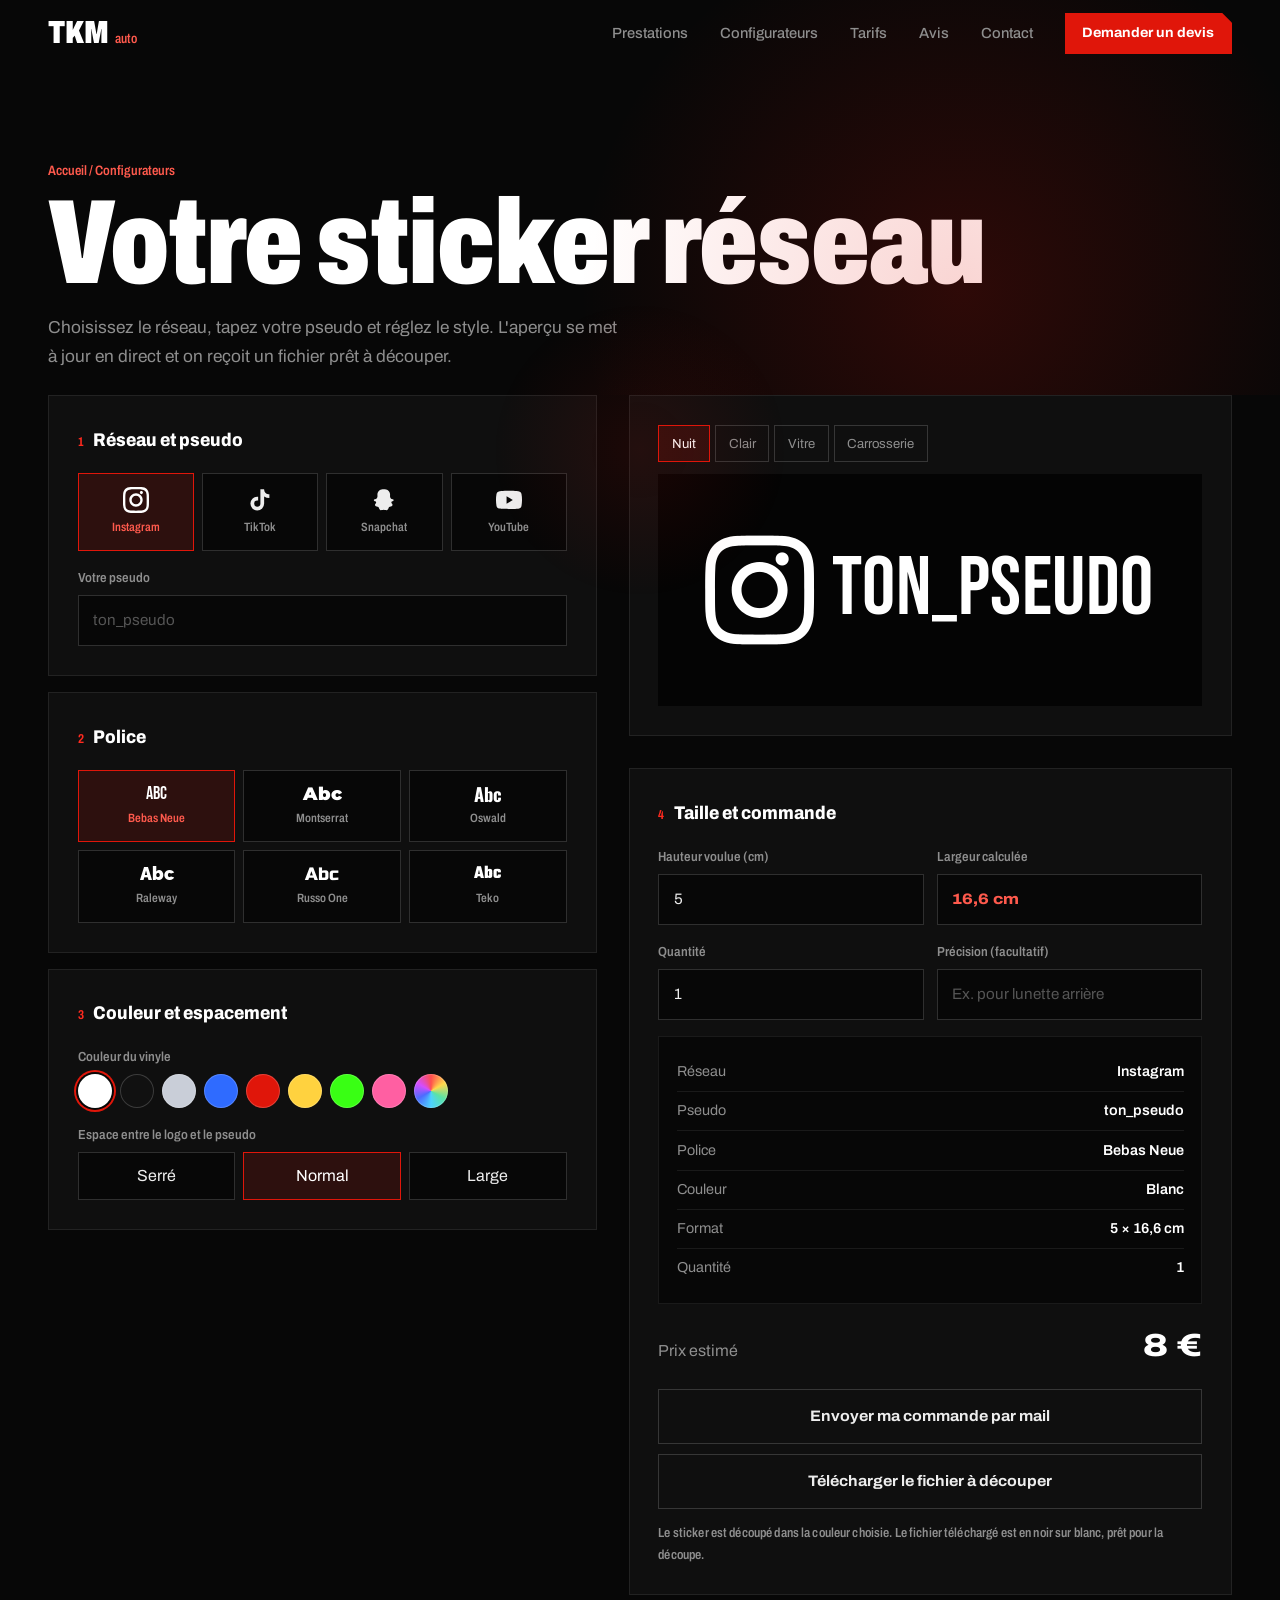
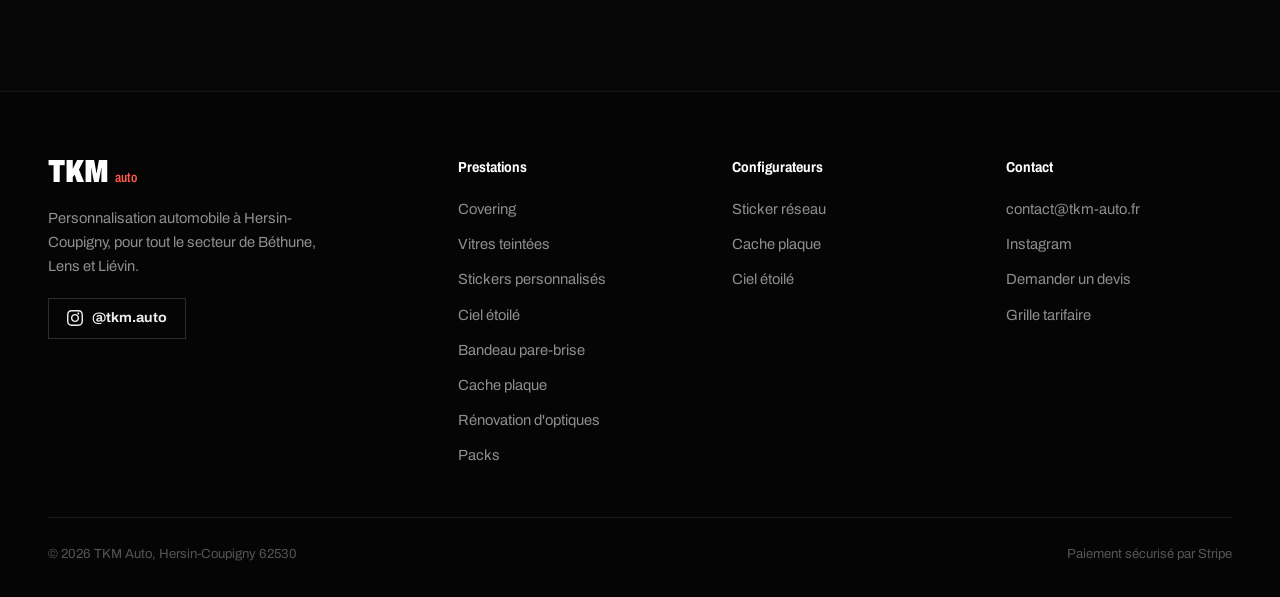
<file: sticker.html>
<!DOCTYPE html>
<html lang="fr">
<head>
<meta charset="UTF-8">
<meta name="viewport" content="width=device-width, initial-scale=1, viewport-fit=cover">
<title>Configurateur de sticker réseau social · TKM Auto</title>
<meta name="description" content="Créez votre sticker Instagram, TikTok, Snapchat ou YouTube pour votre voiture. Aperçu en direct, choix de la police et de la couleur, dès 5 €.">
<link rel="canonical" href="https://www.tkm-auto.fr/sticker.html">
<meta name="theme-color" content="#070707">
<link rel="preconnect" href="https://fonts.googleapis.com">
<link rel="preconnect" href="https://fonts.gstatic.com" crossorigin>
<link href="https://fonts.googleapis.com/css2?family=Archivo:wdth,wght@62..125,300..900&family=Bebas+Neue&family=Montserrat:wght@900&family=Oswald:wght@700&family=Raleway:wght@900&family=Russo+One&family=Teko:wght@700&display=swap" rel="stylesheet">
<link rel="stylesheet" href="tkm.css">
<style>
.cfg-layout{display:grid;grid-template-columns:1fr 1.1fr;gap:clamp(1.2rem,3vw,2rem);align-items:start;padding-bottom:clamp(4rem,8vw,6rem)}
.side{position:sticky;top:88px;display:flex;flex-direction:column;gap:1rem}
.nets{grid-template-columns:repeat(4,1fr)}
.fonts{grid-template-columns:repeat(3,1fr)}
.fonts .chip span{font-size:1.15rem;line-height:1.1;color:#fff}
.gaps{grid-template-columns:repeat(3,1fr)}
.gaps .chip{padding:.6rem}

.stage{position:relative;display:flex;align-items:center;justify-content:center;min-height:220px;padding:2.5rem 1.2rem;transition:background .3s}
.stage[data-bg="dark"]{background:#040404}
.stage[data-bg="light"]{background:#EEF1F6}
.stage[data-bg="glass"]{background:
  linear-gradient(45deg,#cfd5df 25%,transparent 25%),linear-gradient(-45deg,#cfd5df 25%,transparent 25%),
  linear-gradient(45deg,transparent 75%,#cfd5df 75%),linear-gradient(-45deg,transparent 75%,#cfd5df 75%) #fff;
  background-size:18px 18px;background-position:0 0,0 9px,9px -9px,-9px 0}
.stage[data-bg="paint"]{background:linear-gradient(160deg,#6a0b07,#1c0303 55%,#8a100a)}
.stage[data-bg="paint"]::after{content:'';position:absolute;inset:0;background:linear-gradient(115deg,transparent 30%,rgba(255,255,255,.12) 45%,transparent 60%);pointer-events:none}
#live{max-width:100%;height:auto;display:block}
.bgs{display:flex;gap:.3rem;flex-wrap:wrap;margin-bottom:.8rem}
.bgs button{padding:.4rem .8rem;font-size:.82rem;border:1px solid var(--trait2);color:var(--gris);transition:all .2s}
.bgs button.on{border-color:var(--elec);color:#fff;background:rgba(224,22,10,.14)}
.size-out{font-stretch:112%;font-weight:800;color:var(--xenon)}
.price-line{display:flex;justify-content:space-between;align-items:baseline;margin:.2rem 0 1rem}
.price-line b{font-stretch:120%;font-weight:850;font-size:2rem;color:#fff}
.btns{display:grid;gap:.6rem}
@media(max-width:900px){.cfg-layout{grid-template-columns:1fr}.side{position:static;order:-1}}
@media(max-width:420px){.nets .chip small{font-size:.68rem}.fonts{grid-template-columns:repeat(2,1fr)}}
</style>
</head>
<body>

<div data-tkm-nav></div>

<main>
  <header class="page-head" style="padding-bottom:1.5rem">
    <div class="wrap">
      <p class="crumb"><a href="index.html">Accueil</a> / Configurateurs</p>
      <h1 class="display">Votre sticker réseau</h1>
      <p class="lead">Choisissez le réseau, tapez votre pseudo et réglez le style. L'aperçu se met à jour en direct et on reçoit un fichier prêt à découper.</p>
    </div>
  </header>

  <div class="wrap cfg-layout">
    <!-- RÉGLAGES -->
    <div>
      <section class="panel" aria-labelledby="t1" style="padding:clamp(1.2rem,3vw,1.8rem)">
        <h2 class="panel-title" id="t1"><span class="step">1</span>Réseau et pseudo</h2>
        <div class="chips nets" id="nets" role="radiogroup" aria-label="Réseau social"></div>
        <div class="field" style="margin-top:1rem">
          <label class="label" for="pseudo">Votre pseudo</label>
          <input class="input" id="pseudo" maxlength="30" placeholder="ton_pseudo" autocomplete="off" autocapitalize="off" spellcheck="false">
        </div>
      </section>

      <section class="panel" aria-labelledby="t2" style="padding:clamp(1.2rem,3vw,1.8rem)">
        <h2 class="panel-title" id="t2"><span class="step">2</span>Police</h2>
        <div class="chips fonts" id="fonts" role="radiogroup" aria-label="Police"></div>
      </section>

      <section class="panel" aria-labelledby="t3" style="padding:clamp(1.2rem,3vw,1.8rem)">
        <h2 class="panel-title" id="t3"><span class="step">3</span>Couleur et espacement</h2>
        <div class="field">
          <span class="label">Couleur du vinyle</span>
          <div class="swatches" id="colors"></div>
        </div>
        <div class="field">
          <span class="label">Espace entre le logo et le pseudo</span>
          <div class="chips gaps" id="gaps" role="radiogroup" aria-label="Espacement"></div>
        </div>
      </section>
    </div>

    <!-- APERÇU & COMMANDE -->
    <div class="side">
      <section class="panel" aria-label="Aperçu">
        <div class="bgs" id="bgs" role="group" aria-label="Fond de l'aperçu">
          <button data-bg="dark" class="on">Nuit</button>
          <button data-bg="light">Clair</button>
          <button data-bg="glass">Vitre</button>
          <button data-bg="paint">Carrosserie</button>
        </div>
        <div class="stage" id="stage" data-bg="dark"><canvas id="live" aria-label="Aperçu du sticker"></canvas></div>
      </section>

      <section class="panel" aria-labelledby="t4">
        <h2 class="panel-title" id="t4"><span class="step">4</span>Taille et commande</h2>
        <div class="row2">
          <div class="field"><label class="label" for="hCm">Hauteur voulue (cm)</label><input class="input" id="hCm" type="number" min="1" max="30" step="0.5" value="5" inputmode="decimal"></div>
          <div class="field"><span class="label">Largeur calculée</span><div class="input size-out" id="wCm" aria-live="polite">–</div></div>
        </div>
        <div class="row2">
          <div class="field"><label class="label" for="qty">Quantité</label><input class="input" id="qty" type="number" min="1" max="100" value="1" inputmode="numeric"></div>
          <div class="field"><label class="label" for="note">Précision (facultatif)</label><input class="input" id="note" placeholder="Ex. pour lunette arrière"></div>
        </div>
        <div class="recap" id="recap"></div>
        <div class="price-line"><span class="muted" id="priceLbl">Prix estimé</span><b id="price">–</b></div>
        <div class="btns">
          <a class="btn btn-block" id="payBtn" href="contact.html" target="_blank" rel="noopener">Payer en ligne</a>
          <button class="btn btn-ghost btn-block" id="sendBtn" type="button">Envoyer ma commande par mail</button>
          <button class="btn btn-ghost btn-block" id="dlBtn" type="button">Télécharger le fichier à découper</button>
        </div>
        <p class="small" style="margin-top:.8rem">Le sticker est découpé dans la couleur choisie. Le fichier téléchargé est en noir sur blanc, prêt pour la découpe.</p>
      </section>
    </div>
  </div>
</main>

<div data-tkm-footer></div>

<canvas id="plotter" hidden></canvas>

<script src="tkm.js"></script>
<script>
(function sticker(){
  const CM = 37.795, BASE = 2 * CM;           // rendu de référence : 2 cm de haut
  const NETS = [['instagram','Instagram'],['tiktok','TikTok'],['snapchat','Snapchat'],['youtube','YouTube']];
  const FONTS = [['Bebas Neue','400'],['Montserrat','900'],['Oswald','700'],['Raleway','900'],['Russo One','400'],['Teko','700']];
  const COLORS = [['#ffffff','Blanc'],['#111111','Noir'],['#C9CED8','Argent'],['#2F6BFF','Bleu'],['#E0160A','Rouge'],['#FFD23F','Or'],['#39FF14','Vert fluo'],['#FF5FA2','Rose']];
  const GAPS = [[.25,'Serré'],[.55,'Normal'],[1.1,'Large']];
  const S = { net:'instagram', font:'Bebas Neue', weight:'400', color:'#ffffff', gap:.55 };

  const $ = id => document.getElementById(id);
  const live = $('live'), plotter = $('plotter');
  const pseudo = () => $('pseudo').value.trim().replace(/^@+/, '') || 'ton_pseudo';
  const colorName = () => (COLORS.find(c => c[0] === S.color) || [0, S.color.toUpperCase()])[1];

  /* ── Boutons de choix ── */
  const group = (host, items, render, isOn, onPick) => {
    host.innerHTML = items.map((it,i) => `<button class="chip" type="button" role="radio" data-i="${i}">${render(it)}</button>`).join('');
    const sync = () => host.querySelectorAll('.chip').forEach(b => { const on = isOn(items[b.dataset.i]); b.classList.toggle('on', on); b.setAttribute('aria-checked', on); });
    host.addEventListener('click', e => { const b = e.target.closest('.chip'); if (!b) return; onPick(items[b.dataset.i]); sync(); update(); });
    sync();
  };
  group($('nets'), NETS, ([k,n]) => `${TKM.iconSVG(k)}<small>${n}</small>`, ([k]) => k === S.net, ([k]) => S.net = k);
  group($('fonts'), FONTS, ([f,w]) => `<span style="font-family:'${f}';font-weight:${w}">Abc</span><small>${f}</small>`, ([f]) => f === S.font, ([f,w]) => { S.font = f; S.weight = w; });
  group($('gaps'), GAPS, ([,n]) => n, ([g]) => g === S.gap, ([g]) => S.gap = g);

  /* ── Couleurs ── */
  $('colors').innerHTML = COLORS.map(([c,n]) => `<button class="swatch" type="button" style="background:${c}" data-c="${c}" aria-label="${n}" title="${n}"></button>`).join('')
    + `<label class="swatch custom" title="Autre couleur"><input type="color" id="customColor" value="#FF5A4D" aria-label="Autre couleur"></label>`;
  const syncColors = () => $('colors').querySelectorAll('.swatch[data-c]').forEach(s => s.classList.toggle('on', s.dataset.c === S.color));
  $('colors').addEventListener('click', e => { const s = e.target.closest('.swatch[data-c]'); if (!s) return; S.color = s.dataset.c; syncColors(); update(); });
  $('customColor').addEventListener('input', e => { S.color = e.target.value; syncColors(); update(); });
  syncColors();

  /* ── Fond de l'aperçu ── */
  $('bgs').addEventListener('click', e => {
    const b = e.target.closest('button'); if (!b) return;
    $('bgs').querySelectorAll('button').forEach(x => x.classList.toggle('on', x === b));
    $('stage').dataset.bg = b.dataset.bg;
  });

  /* ── Dessin : tout est proportionnel à la hauteur de référence ── */
  function layout(){
    const fs = BASE * .55, icon = BASE * .72, pad = BASE * .18, gap = BASE * .12 * (S.gap / .55);
    const m = document.createElement('canvas').getContext('2d');
    m.font = `${S.weight} ${fs}px '${S.font}', sans-serif`;
    const textW = m.measureText(pseudo()).width;
    return { fs, icon, pad, gap, textW, W: Math.ceil(pad + icon + gap + textW + pad), H: Math.ceil(BASE) };
  }

  function draw(cv, fg, bg, scale){
    const L = layout();
    cv.width = L.W * scale; cv.height = L.H * scale;
    const c = cv.getContext('2d');
    c.setTransform(scale,0,0,scale,0,0);
    c.clearRect(0,0,L.W,L.H);
    if (bg){ c.fillStyle = bg; c.fillRect(0,0,L.W,L.H); }
    const mid = L.H / 2;
    TKM.drawIcon(c, S.net, L.pad, mid - L.icon/2, L.icon, fg);
    c.font = `${S.weight} ${L.fs}px '${S.font}', sans-serif`;
    c.fillStyle = fg; c.textBaseline = 'middle';
    c.fillText(pseudo(), L.pad + L.icon + L.gap, mid + L.fs * .04);
    return L;
  }

  /* ── Mise à jour aperçu + commande ── */
  let ratio = 1;
  function update(){
    const L = draw(live, S.color, null, 4);
    ratio = L.W / L.H;
    const box = $('stage').clientWidth - 40;
    const dispW = Math.min(box, 560);
    live.style.width = dispW + 'px';
    live.style.height = (dispW / ratio) + 'px';
    order();
  }

  function order(){
    const h = Math.max(0, parseFloat($('hCm').value) || 0);
    const w = h * ratio;
    const qty = Math.max(1, parseInt($('qty').value) || 1);
    const big = Math.max(w, h);
    $('wCm').textContent = w ? w.toFixed(1).replace('.', ',') + ' cm' : '–';

    const item = big <= 15 ? TARIFS.find(t => t.id === 'stickers').items[0]
               : big <= 30 ? TARIFS.find(t => t.id === 'stickers').items[1] : null;
    const net = NETS.find(n => n[0] === S.net)[1];

    let total = null, lbl = 'Prix estimé';
    if (item){
      total = item.p * qty;
      if (qty >= 5){ total *= .8; lbl = 'Prix estimé, −20 % à partir de 5'; }
    }
    $('price').textContent = total === null ? 'Sur devis' : total.toFixed(2).replace('.00','').replace('.', ',') + ' €';
    $('priceLbl').textContent = total === null ? 'Plus de 30 cm de large' : lbl;

    $('recap').innerHTML = [
      ['Réseau', net], ['Pseudo', TKM.esc(pseudo())], ['Police', S.font], ['Couleur', colorName()],
      ['Format', h ? `${h.toString().replace('.', ',')} × ${w.toFixed(1).replace('.', ',')} cm` : '–'], ['Quantité', qty]
    ].map(([k,v]) => `<div class="recap-row"><span>${k}</span><span>${v}</span></div>`).join('');

    // Paiement en ligne uniquement si la formule est simple et le lien Stripe rempli
    const pay = $('payBtn');
    const ready = item && qty < 5 && TKM.isPayReady(item.s);
    pay.hidden = !ready;
    if (ready) pay.href = TKM.payHref(item.s);
    S._summary = { net, h, w, qty, total };
  }

  $('pseudo').addEventListener('input', update);
  $('hCm').addEventListener('input', order);
  $('qty').addEventListener('input', order);
  addEventListener('resize', update);

  $('sendBtn').addEventListener('click', () => {
    const o = S._summary;
    TKM.mail(`Commande sticker ${o.net} : ${pseudo()}`, [
      'Bonjour TKM,', '', 'Je souhaite commander ce sticker :', '',
      `Réseau : ${o.net}`, `Pseudo : ${pseudo()}`, `Police : ${S.font}`, `Couleur : ${colorName()} (${S.color})`,
      `Espacement : ${GAPS.find(g => g[0] === S.gap)[1]}`,
      `Taille : ${o.h} cm de haut × ${o.w.toFixed(1)} cm de large`, `Quantité : ${o.qty}`,
      o.total !== null ? `Prix estimé : ${o.total.toFixed(2)} €` : 'Prix : sur devis',
      $('note').value.trim() && `Précision : ${$('note').value.trim()}`,
      '', 'Merci !'
    ]);
  });

  $('dlBtn').addEventListener('click', () => {
    draw(plotter, '#000000', '#ffffff', 10);
    TKM.download(plotter, `sticker_${S.net}_${pseudo()}.png`);
  });

  /* ── Démarrage une fois les polices chargées ── */
  Promise.all(FONTS.map(([f,w]) => document.fonts.load(`${w} 40px '${f}'`))).finally(update);
  update();
})();
</script>
</body>
</html>
</file>
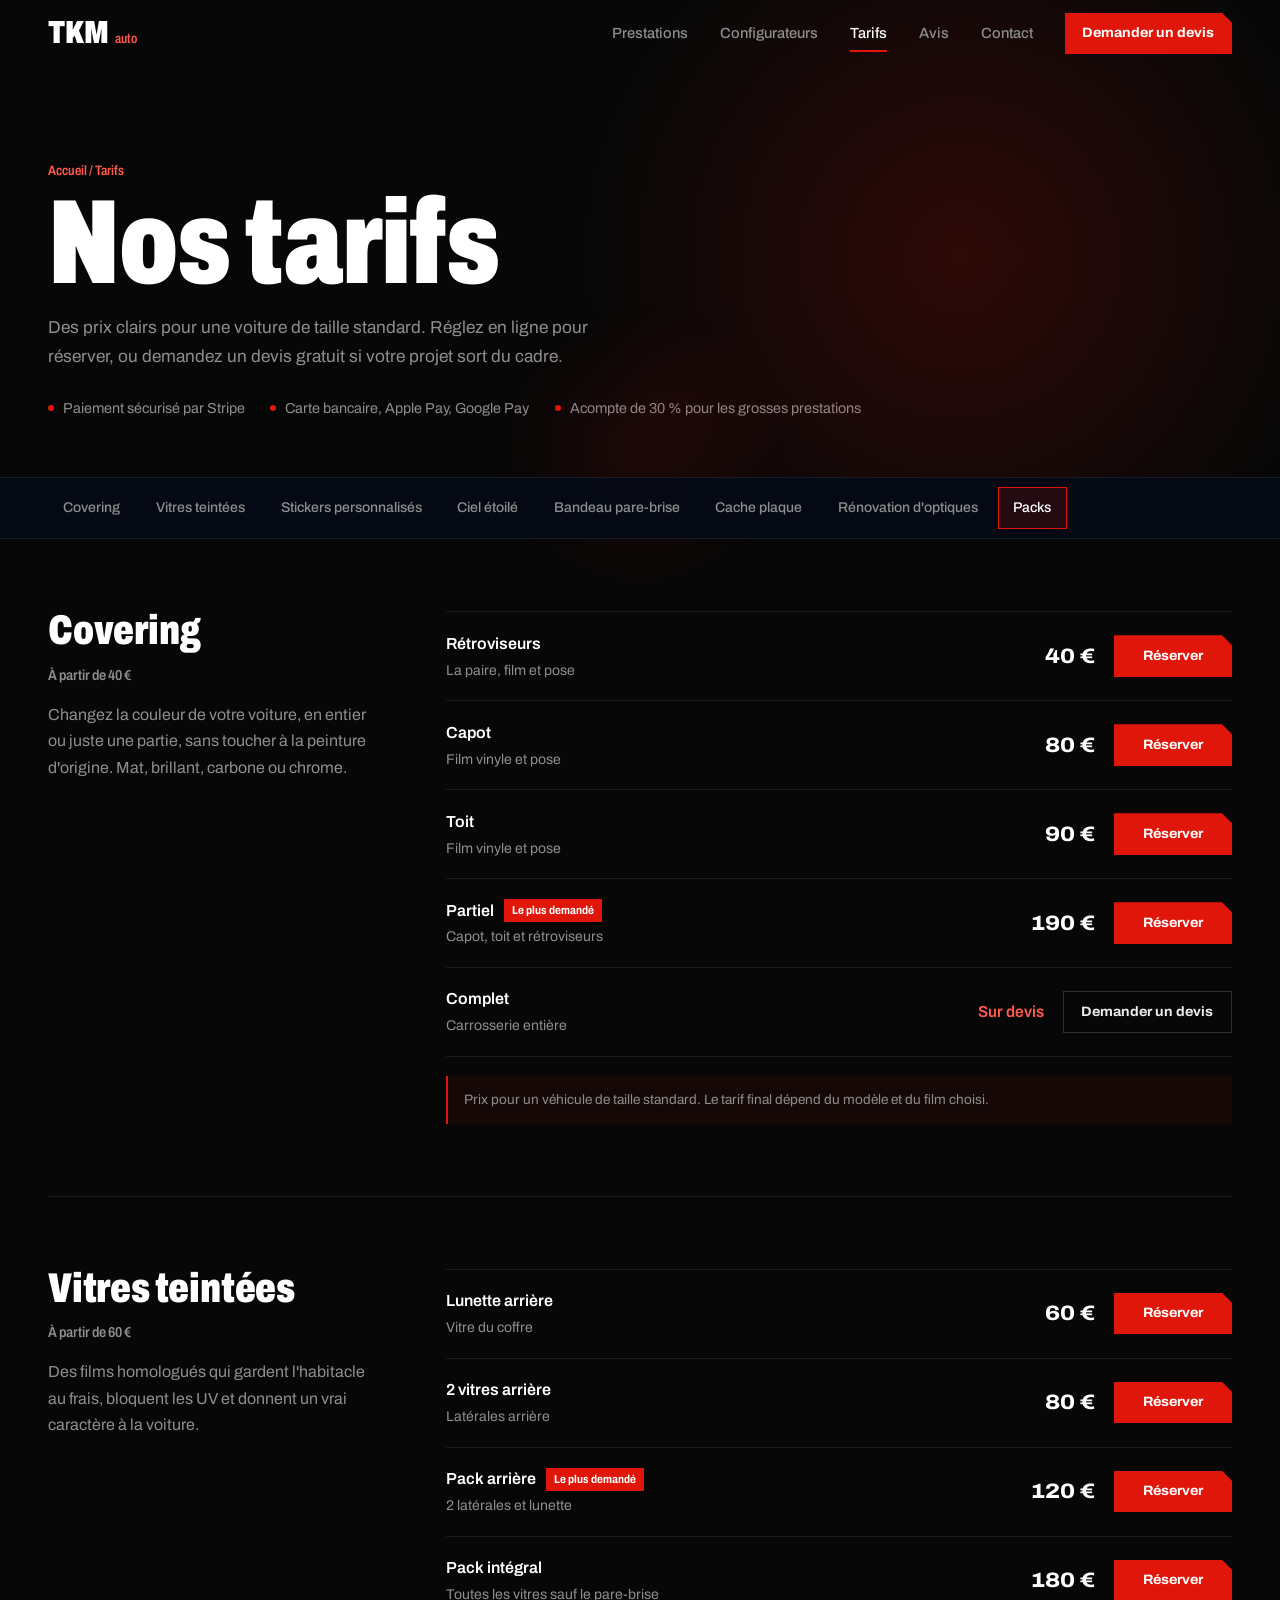
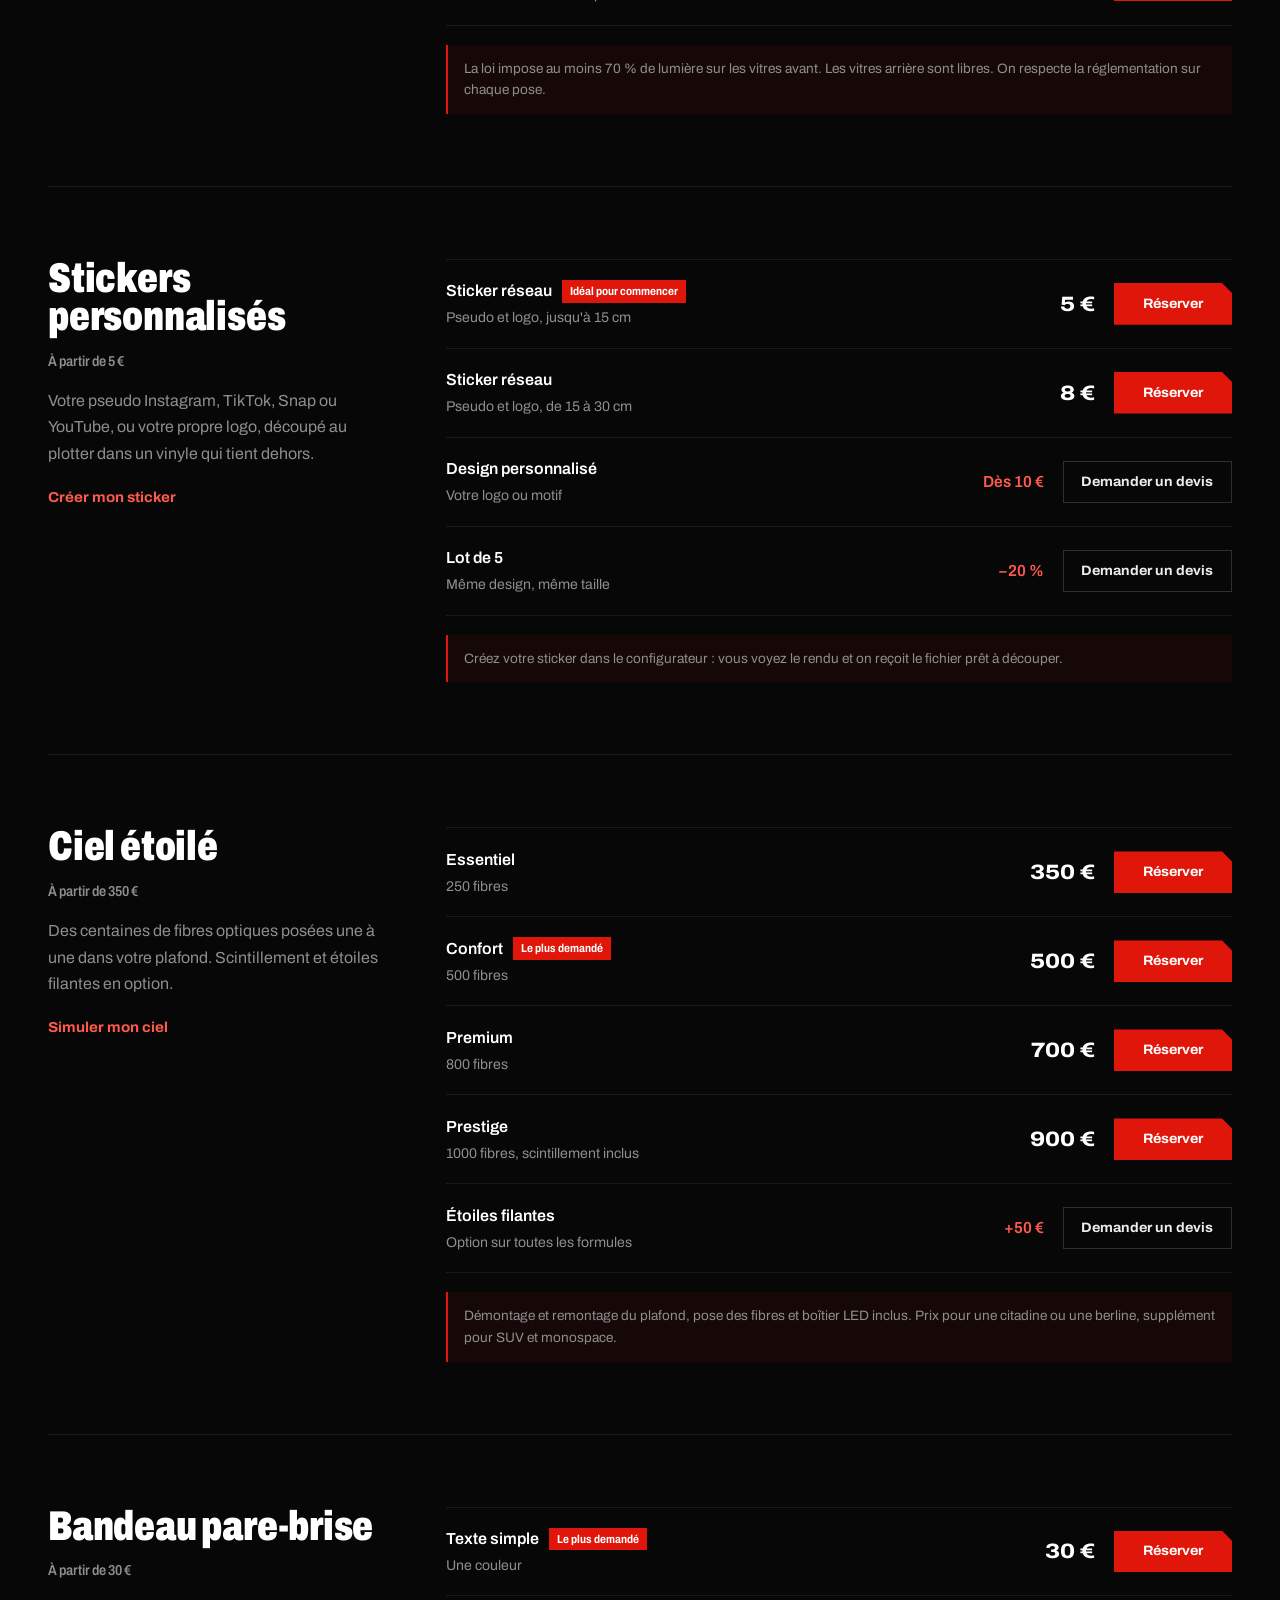
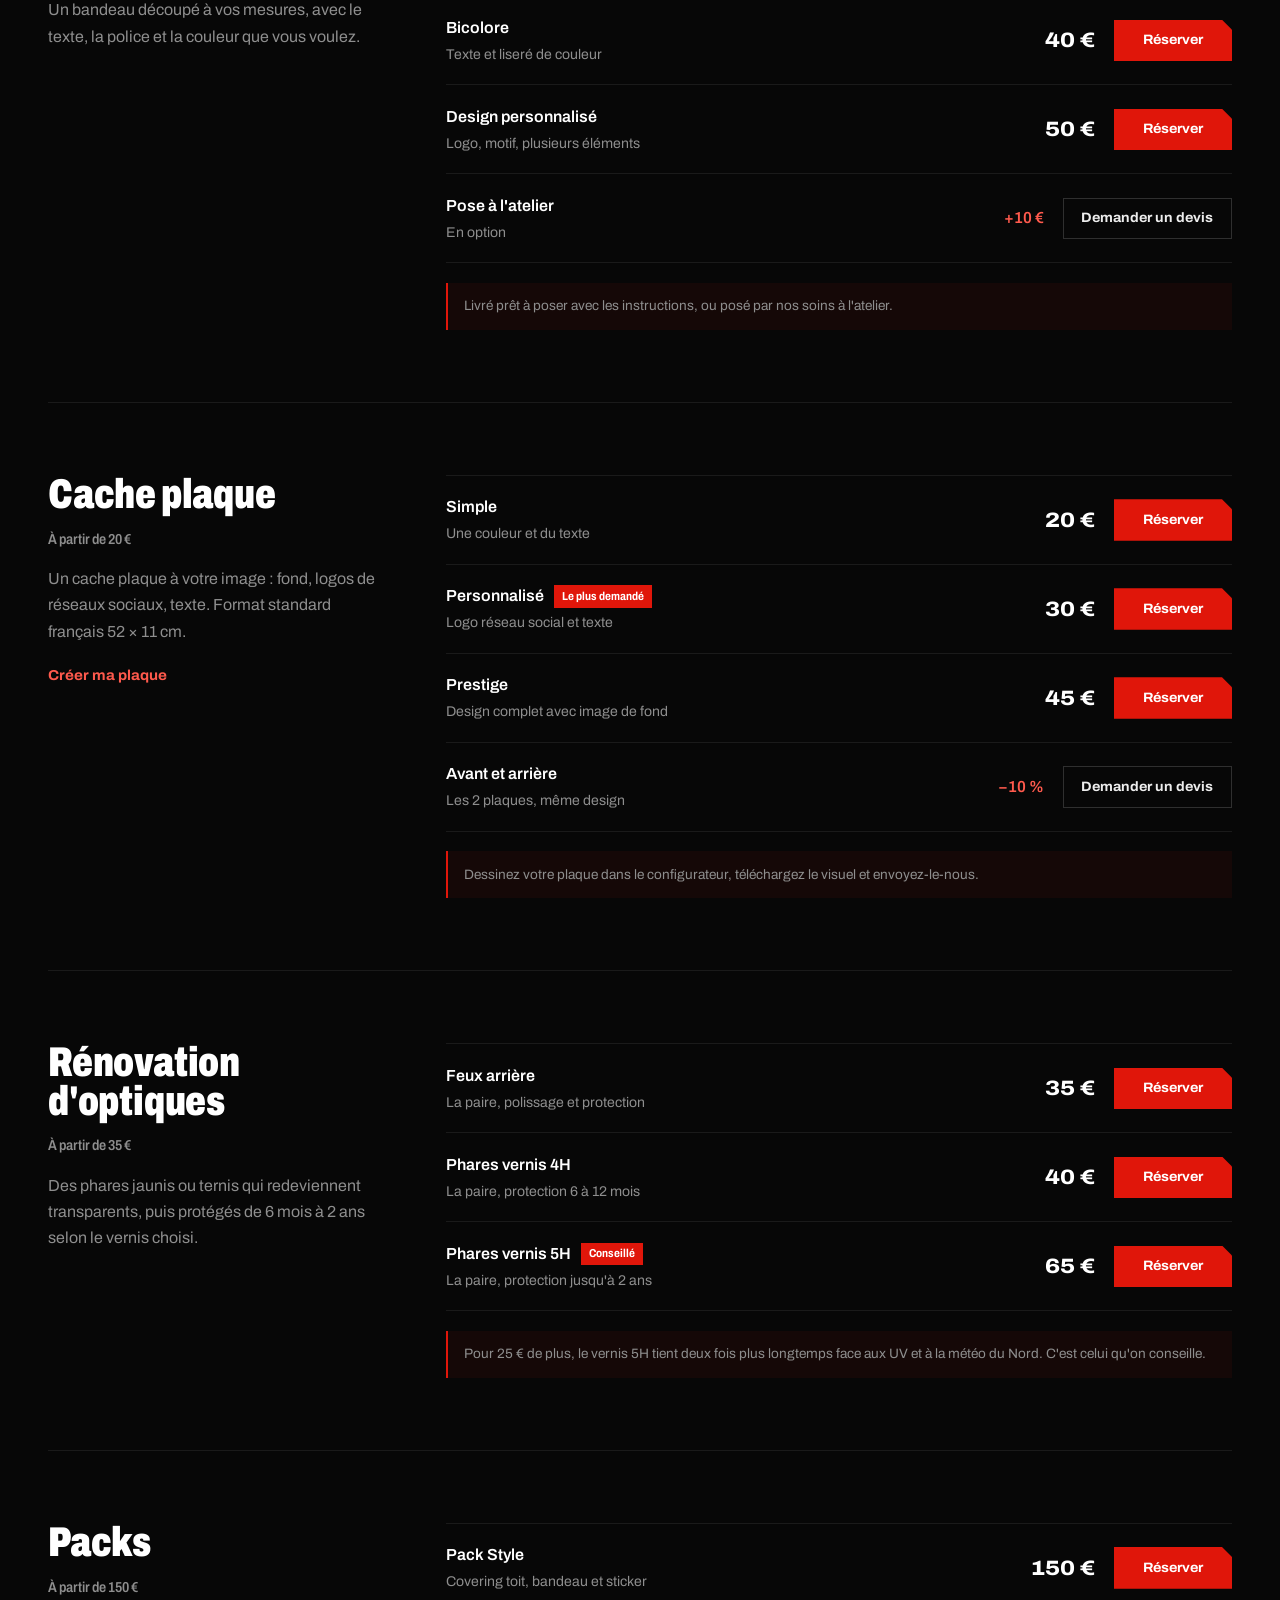
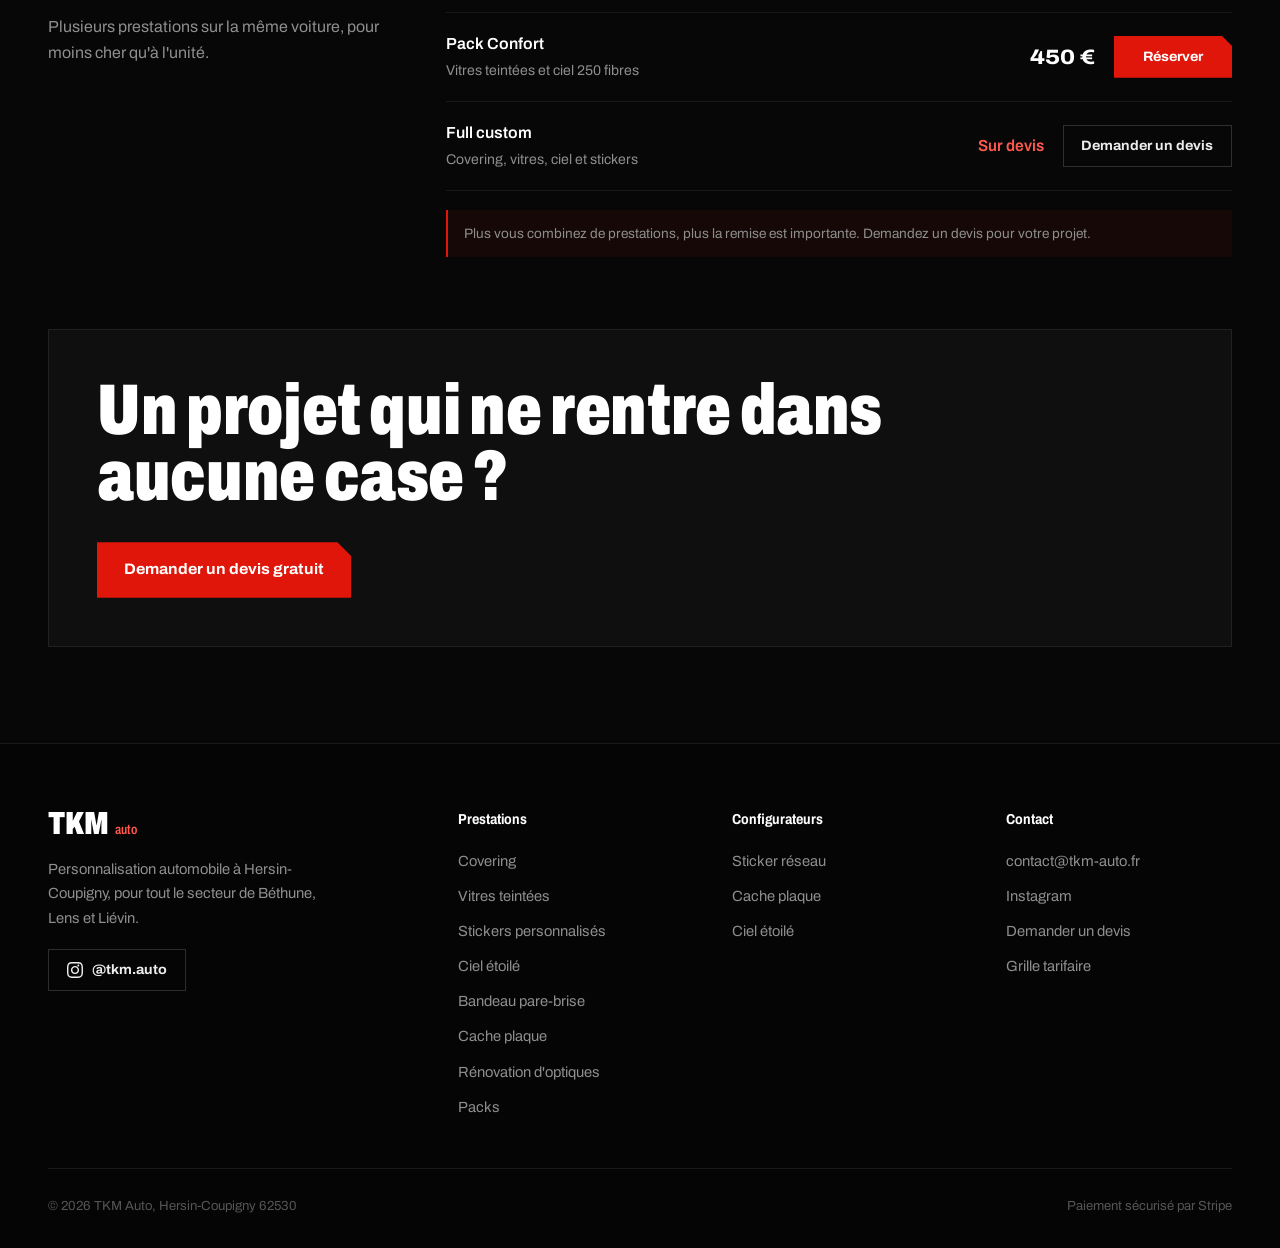
<file: tarifs.html>
<!DOCTYPE html>
<html lang="fr">
<head>
<meta charset="UTF-8">
<meta name="viewport" content="width=device-width, initial-scale=1, viewport-fit=cover">
<title>Tarifs · TKM Auto, Hersin-Coupigny</title>
<meta name="description" content="Tous les prix TKM Auto : covering dès 40 €, vitres teintées dès 60 €, stickers dès 5 €, ciel étoilé dès 350 €, cache plaque dès 20 €. Paiement sécurisé en ligne.">
<link rel="canonical" href="https://www.tkm-auto.fr/tarifs.html">
<meta name="theme-color" content="#070707">
<link rel="preconnect" href="https://fonts.googleapis.com">
<link rel="preconnect" href="https://fonts.gstatic.com" crossorigin>
<link href="https://fonts.googleapis.com/css2?family=Archivo:wdth,wght@62..125,300..900&display=swap" rel="stylesheet">
<link rel="stylesheet" href="tkm.css">
<style>
.pay-info{display:flex;flex-wrap:wrap;gap:.6rem 1.6rem;margin-top:1.6rem;font-size:.9rem;color:var(--gris)}
.pay-info span::before{content:'';display:inline-block;width:6px;height:6px;border-radius:50%;background:var(--elec);margin-right:.55rem;vertical-align:.15em}

.cats{position:sticky;top:68px;z-index:50;background:rgba(5,10,22,.9);backdrop-filter:blur(14px);-webkit-backdrop-filter:blur(14px);border-block:1px solid var(--trait)}
.cats-inner{display:flex;gap:.3rem;overflow-x:auto;scrollbar-width:none;padding-block:.6rem}
.cats-inner::-webkit-scrollbar{display:none}
.cats a{flex-shrink:0;padding:.5rem .9rem;font-size:.88rem;font-weight:500;color:var(--gris);border:1px solid transparent;transition:color .2s,border-color .2s,background .2s}
.cats a:hover{color:#fff}
.cats a.on{color:#fff;border-color:var(--elec);background:rgba(224,22,10,.14)}

.cat{display:grid;grid-template-columns:minmax(240px,.85fr) 2fr;gap:clamp(1.5rem,5vw,4rem);padding-block:clamp(3rem,6vw,4.5rem);border-bottom:1px solid var(--trait);scroll-margin-top:130px}
.cat:last-child{border-bottom:none}
.cat-head .h2{font-size:clamp(1.8rem,3.4vw,2.6rem)}
.cat-head p{color:var(--gris);margin-top:.9rem;max-width:40ch}
.cat-head .link{display:inline-block;margin-top:1.2rem}
.cat-from{font-stretch:85%;font-weight:600;font-size:.9rem;color:var(--xenon);margin-top:.9rem}

.rows{border-top:1px solid var(--trait)}
.item{display:grid;grid-template-columns:1fr auto auto;gap:1.2rem;align-items:center;padding:1.15rem 0;border-bottom:1px solid var(--trait)}
.item-name{font-weight:600;color:#fff}
.item-name .badge{display:inline-block;margin-left:.6rem;padding:.12rem .5rem;font-stretch:85%;font-weight:700;font-size:.72rem;color:#fff;background:var(--elec);vertical-align:.12em}
.item-detail{display:block;font-size:.88rem;color:var(--gris);margin-top:.1rem}
.item-price{font-stretch:115%;font-weight:800;font-size:1.3rem;color:#fff;white-space:nowrap;text-align:right;min-width:5.5rem}
.item-price.soft{font-stretch:95%;font-weight:600;font-size:1rem;color:var(--xenon)}
.item .btn,.item .btn-ghost{min-width:118px}
.cat .note{margin-top:1.2rem}

@media(max-width:860px){.cat{grid-template-columns:1fr}}
@media(max-width:520px){
  .item{grid-template-columns:1fr auto;row-gap:.7rem}
  .item>div:first-child{grid-column:1/-1}
  .item-price{text-align:left}
}
.final{display:flex;justify-content:space-between;align-items:center;gap:2rem;flex-wrap:wrap;padding:clamp(2rem,4vw,3rem);background:var(--carbone);border:1px solid var(--trait);margin-bottom:clamp(4rem,8vw,6rem)}
.final h2{max-width:22ch}
</style>
</head>
<body>

<div data-tkm-nav></div>

<main>
  <header class="page-head">
    <div class="wrap">
      <p class="crumb"><a href="index.html">Accueil</a> / Tarifs</p>
      <h1 class="display">Nos tarifs</h1>
      <p class="lead">Des prix clairs pour une voiture de taille standard. Réglez en ligne pour réserver, ou demandez un devis gratuit si votre projet sort du cadre.</p>
      <div class="pay-info">
        <span>Paiement sécurisé par Stripe</span>
        <span>Carte bancaire, Apple Pay, Google Pay</span>
        <span>Acompte de 30 % pour les grosses prestations</span>
      </div>
    </div>
  </header>

  <nav class="cats" aria-label="Catégories de prestations">
    <div class="wrap cats-inner" id="cats"></div>
  </nav>

  <div class="wrap" id="catList"></div>

  <div class="wrap">
    <div class="final rv">
      <h2 class="h2">Un projet qui ne rentre dans aucune case ?</h2>
      <a class="btn" href="contact.html">Demander un devis gratuit</a>
    </div>
  </div>
</main>

<div data-tkm-footer></div>

<script src="tkm.js"></script>
<script>
(function tarifs(){
  const euro = p => p + ' €';

  document.getElementById('cats').innerHTML = TARIFS.map(t => `<a href="#${t.id}" data-id="${t.id}">${t.name}</a>`).join('');

  const contactUrl = (t, it) => `contact.html?service=${t.id}&item=${encodeURIComponent(it.n)}`;
  const action = (t, it) => {
    if (!it.s) return `<a class="btn btn-sm btn-ghost" href="${contactUrl(t, it)}">Demander un devis</a>`;
    return TKM.isPayReady(it.s)
      ? `<a class="btn btn-sm" href="${TKM.payHref(it.s)}" target="_blank" rel="noopener" aria-label="Payer ${it.n}, ${euro(it.p)}">Payer</a>`
      : `<a class="btn btn-sm" href="${contactUrl(t, it)}" aria-label="Réserver ${it.n}">Réserver</a>`;
  };

  document.getElementById('catList').innerHTML = TARIFS.map(t => `
    <section class="cat" id="${t.id}">
      <div class="cat-head rv">
        <h2 class="h2">${t.name}</h2>
        <p class="cat-from">À partir de ${euro(t.from)}</p>
        <p>${t.desc}</p>
        ${t.link ? `<a class="link" href="${t.link.href}">${t.link.label}</a>` : ''}
      </div>
      <div class="rv" data-d="100">
        <div class="rows">
          ${t.items.map(it => `
            <div class="item">
              <div>
                <span class="item-name">${it.n}${it.badge ? `<span class="badge">${it.badge}</span>` : ''}</span>
                <span class="item-detail">${it.d}</span>
              </div>
              <span class="item-price${it.p === null ? ' soft' : ''}">${it.p === null ? it.label : euro(it.p)}</span>
              ${action(t, it)}
            </div>`).join('')}
        </div>
        ${t.note ? `<p class="note">${t.note}</p>` : ''}
      </div>
    </section>`).join('');

  TKM.animate(document.getElementById('catList'));

  // Catégorie active dans la barre
  const links = [...document.querySelectorAll('#cats a')];
  const spy = new IntersectionObserver(es => es.forEach(e => {
    if (!e.isIntersecting) return;
    links.forEach(a => a.classList.toggle('on', a.dataset.id === e.target.id));
    const on = links.find(a => a.dataset.id === e.target.id);
    if (on) on.scrollIntoView({ block:'nearest', inline:'center', behavior: TKM.reduced ? 'auto' : 'smooth' });
  }), { rootMargin:'-45% 0px -50% 0px' });
  document.querySelectorAll('.cat').forEach(s => spy.observe(s));

  // Arrivée depuis un lien #covering etc.
  if (location.hash) setTimeout(() => document.querySelector(location.hash)?.scrollIntoView(), 50);
})();
</script>
</body>
</html>
</file>
<file: tkm.css>
/* ════════════════════════════════════════════
   TKM AUTO — Système de design partagé
   Toutes les pages chargent ce fichier.
   ════════════════════════════════════════════ */

:root{
  --nuit:#070707;
  --carbone:#0F0F0F;
  --carbone2:#151515;
  --acier:#262626;
  --trait:rgba(255,255,255,.08);
  --trait2:rgba(255,255,255,.16);
  --elec:#E0160A;
  --elec2:#FF2A1F;
  --elec-glow:rgba(224,22,10,.4);
  --xenon:#FF5A4D;
  --chrome:#EDEDED;
  --gris:#8E8E8E;
  --gris2:#555555;
  --signal:#FF5A4D;
  --ok:#5BE3A4;
  --cut:14px;
  --ease:cubic-bezier(.16,1,.3,1);
  --wrap:1240px;
}

*,*::before,*::after{box-sizing:border-box;margin:0;padding:0}
html{-webkit-text-size-adjust:100%}
body{
  font-family:'Archivo',system-ui,sans-serif;
  font-stretch:100%;
  background:var(--nuit);
  color:var(--chrome);
  line-height:1.65;
  overflow-x:hidden;
  -webkit-font-smoothing:antialiased;
}
img{display:block;max-width:100%}
[hidden]{display:none!important}
a{color:inherit;text-decoration:none}
button{font:inherit;color:inherit;cursor:pointer;background:none;border:none}
::selection{background:var(--elec);color:#fff}
:focus-visible{outline:2px solid var(--xenon);outline-offset:3px}

/* ── Typographie ── */
.display{
  font-stretch:72%;font-weight:900;
  line-height:.86;letter-spacing:-.01em;
}
.h2{
  font-stretch:74%;font-weight:900;
  font-size:clamp(2.6rem,5.6vw,4.8rem);
  line-height:.92;letter-spacing:-.005em;
  color:#fff;
}
.h3{font-stretch:88%;font-weight:800;font-size:1.25rem;line-height:1.2;color:#fff}
.lead{font-size:1.08rem;color:var(--gris);max-width:58ch}
.small{font-stretch:80%;font-weight:600;font-size:.82rem;letter-spacing:.01em;color:var(--gris)}
.muted{color:var(--gris)}
.xenon{color:var(--xenon)}

.wrap{width:min(var(--wrap),100% - 2*clamp(1.2rem,4vw,3rem));margin-inline:auto}
section{padding-block:clamp(4.5rem,9vw,8rem)}

/* ── Boutons ── */
.btn{
  --bg:var(--elec);
  display:inline-flex;align-items:center;justify-content:center;gap:.6rem;
  background:var(--bg);color:#fff;
  font-stretch:105%;font-weight:700;font-size:.95rem;
  padding:.95rem 1.7rem;
  clip-path:polygon(0 0,calc(100% - var(--cut)) 0,100% var(--cut),100% 100%,0 100%);
  transition:background .25s,transform .25s var(--ease),box-shadow .25s;
  position:relative;white-space:nowrap;
}
.btn:hover{background:var(--elec2);transform:translateY(-2px)}
.btn:active{transform:translateY(0)}
.btn-ghost{
  background:transparent;color:var(--chrome);
  clip-path:none;border:1px solid var(--trait2);
  padding-block:calc(.95rem - 1px);
}
.btn-ghost:hover{background:rgba(224,22,10,.12);border-color:var(--elec)}
.btn-sm.btn-ghost{padding-block:calc(.6rem - 1px)}
.btn-white{background:#fff;color:var(--nuit)}
.btn-white:hover{background:var(--chrome)}
.btn-sm{padding:.6rem 1.1rem;font-size:.85rem;--cut:10px}
.btn-block{width:100%}
.btn[disabled]{opacity:.5;pointer-events:none}

.link{
  font-stretch:105%;font-weight:700;font-size:.9rem;color:var(--xenon);
  background:linear-gradient(currentColor,currentColor) 0 100%/0 1px no-repeat;
  transition:background-size .35s var(--ease),color .2s;padding-bottom:2px;
}
.link:hover{background-size:100% 1px;color:#fff}

/* ── Navigation ── */
.nav{
  position:fixed;inset:0 0 auto;z-index:500;height:68px;
  display:flex;align-items:center;gap:2rem;
  padding-inline:clamp(1.2rem,4vw,3rem);
  transition:background .35s,border-color .35s,backdrop-filter .35s;
  border-bottom:1px solid transparent;
}
.nav.solid{background:rgba(7,7,7,.82);backdrop-filter:blur(18px);-webkit-backdrop-filter:blur(18px);border-color:var(--trait)}
.brand{display:flex;align-items:baseline;gap:.35rem;margin-right:auto}
.brand b{font-stretch:72%;font-weight:900;font-size:2rem;letter-spacing:0;color:#fff;line-height:1}
.brand i{font-style:normal;font-stretch:75%;font-weight:600;font-size:.85rem;color:var(--xenon)}
.nav-links{display:flex;gap:2rem}
.nav-links a{font-weight:500;font-size:.92rem;color:var(--gris);transition:color .2s;position:relative}
.nav-links a:hover,.nav-links a.on{color:#fff}
.nav-links a.on::after{content:'';position:absolute;left:0;right:0;bottom:-6px;height:2px;background:var(--elec)}
.burger{display:none;width:44px;height:44px;position:relative}
.burger span{position:absolute;left:10px;right:10px;height:2px;background:#fff;transition:transform .3s var(--ease),top .3s}
.burger span:first-child{top:17px}.burger span:last-child{top:25px}
.menu-open .burger span:first-child{top:21px;transform:rotate(45deg)}
.menu-open .burger span:last-child{top:21px;transform:rotate(-45deg)}
.menu{
  position:fixed;inset:68px 0 0;z-index:490;background:var(--nuit);
  display:flex;flex-direction:column;justify-content:center;gap:.4rem;
  padding:2rem clamp(1.2rem,6vw,3rem);
  opacity:0;visibility:hidden;transition:opacity .3s,visibility .3s;
}
.menu-open .menu{opacity:1;visibility:visible}
.menu a{font-stretch:72%;font-weight:900;font-size:clamp(2.6rem,12vw,4rem);line-height:1.2;color:var(--chrome)}
.menu a:hover{color:var(--xenon)}
.menu .btn{margin-top:1.5rem;align-self:flex-start;font-size:1rem}
@media(max-width:900px){.nav-links,.nav .nav-cta{display:none}.burger{display:block}}

/* ── Progression & curseur ── */
#tkm-progress{position:fixed;top:0;left:0;height:2px;width:0;z-index:600;background:linear-gradient(90deg,var(--elec),var(--xenon));box-shadow:0 0 12px var(--elec-glow)}
#tkm-cursor{
  position:fixed;left:0;top:0;width:320px;height:320px;margin:-160px 0 0 -160px;
  pointer-events:none;z-index:1;border-radius:50%;
  background:radial-gradient(circle,rgba(224,22,10,.10),transparent 65%);
  transition:opacity .4s;opacity:0;
}
@media(pointer:fine){#tkm-cursor{opacity:1}}

/* ── En-tête de sous-page ── */
.page-head{padding:clamp(7.5rem,14vw,10rem) 0 clamp(2rem,5vw,3.5rem);position:relative;overflow:hidden}
.page-head::before{
  content:'';position:absolute;inset:-40% -10% auto auto;width:70vw;height:70vw;max-width:900px;max-height:900px;
  background:radial-gradient(circle,rgba(224,22,10,.18),transparent 60%);pointer-events:none;
}
.page-head .display{font-size:clamp(3.4rem,10vw,7.5rem);color:#fff;margin:.6rem 0 1.2rem}
.crumb{font-stretch:80%;font-weight:600;font-size:.85rem;color:var(--xenon)}
.crumb a:hover{color:#fff}

/* ── Panneaux & formulaires (configurateurs) ── */
.panel{background:var(--carbone);border:1px solid var(--trait);padding:clamp(1.2rem,3vw,1.8rem)}
.panel+.panel{margin-top:1rem}
.panel-title{font-stretch:90%;font-weight:800;font-size:1.15rem;color:#fff;margin-bottom:1.1rem;display:flex;align-items:baseline;gap:.6rem}
.panel-title .step{font-stretch:75%;font-weight:700;font-size:.8rem;color:var(--elec2)}
.field{display:flex;flex-direction:column;gap:.4rem;margin-bottom:1rem}
.field:last-child{margin-bottom:0}
.label{font-stretch:85%;font-weight:600;font-size:.82rem;color:var(--gris)}
.input,.select,.textarea{
  width:100%;background:var(--nuit);border:1px solid var(--trait2);color:var(--chrome);
  font:inherit;font-size:.95rem;padding:.75rem .9rem;outline:none;border-radius:0;
  transition:border-color .2s,box-shadow .2s;
}
.input:focus,.select:focus,.textarea:focus{border-color:var(--elec);box-shadow:0 0 0 3px rgba(224,22,10,.18)}
.input::placeholder,.textarea::placeholder{color:var(--gris2)}
.textarea{resize:vertical;min-height:96px}
.select option{background:var(--carbone)}
.row2{display:grid;grid-template-columns:1fr 1fr;gap:.8rem}

.chips{display:grid;gap:.5rem}
.chip{
  background:var(--nuit);border:1px solid var(--trait2);
  padding:.8rem .6rem;text-align:center;
  transition:border-color .2s,background .2s,color .2s;
  display:flex;flex-direction:column;align-items:center;gap:.3rem;
}
.chip:hover{border-color:var(--xenon)}
.chip.on{border-color:var(--elec);background:rgba(224,22,10,.14);color:#fff}
.chip svg{width:26px;height:26px}
.chip small{font-stretch:80%;font-weight:600;font-size:.75rem;color:var(--gris)}
.chip.on small{color:var(--xenon)}

.swatches{display:flex;flex-wrap:wrap;gap:.5rem}
.swatch{width:34px;height:34px;border-radius:50%;box-shadow:inset 0 0 0 1px rgba(255,255,255,.18);transition:transform .15s,box-shadow .15s;position:relative}
.swatch:hover{transform:scale(1.1)}
.swatch.on{box-shadow:0 0 0 2px var(--nuit),0 0 0 4px var(--elec)}
.swatch.custom{background:conic-gradient(#ff4d4d,#ffd84d,#5be3a4,#4dd2ff,#4d6bff,#d44dff,#ff4d4d);overflow:hidden}
.swatch.custom input{position:absolute;inset:0;opacity:0;cursor:pointer;width:100%;height:100%}

.range-row{display:flex;align-items:center;gap:.7rem}
.range{flex:1;-webkit-appearance:none;appearance:none;height:4px;background:var(--acier);outline:none;border-radius:2px}
.range::-webkit-slider-thumb{-webkit-appearance:none;width:20px;height:20px;border-radius:50%;background:#fff;border:4px solid var(--elec);cursor:pointer}
.range::-moz-range-thumb{width:14px;height:14px;border-radius:50%;background:#fff;border:4px solid var(--elec);cursor:pointer}
.range-val{font-stretch:90%;font-weight:700;font-size:.9rem;color:#fff;min-width:3.4rem;text-align:right}
.step-btn{width:38px;height:38px;border:1px solid var(--trait2);background:var(--nuit);font-size:1.1rem;flex-shrink:0;transition:border-color .2s}
.step-btn:hover{border-color:var(--elec)}

.toggle-row{display:flex;align-items:center;justify-content:space-between;gap:1rem;padding:.85rem 0;border-bottom:1px solid var(--trait);width:100%;text-align:left}
.toggle-row:last-child{border-bottom:none;padding-bottom:0}
.toggle-row:first-child{padding-top:0}
.toggle-row strong{display:block;font-weight:600;color:#fff}
.toggle-row span{font-size:.82rem;color:var(--gris)}
.switch{width:46px;height:26px;border-radius:13px;background:var(--acier);position:relative;flex-shrink:0;transition:background .25s}
.switch::after{content:'';position:absolute;top:3px;left:3px;width:20px;height:20px;border-radius:50%;background:var(--gris);transition:transform .25s var(--ease),background .25s}
[aria-pressed="true"] .switch{background:var(--elec)}
[aria-pressed="true"] .switch::after{transform:translateX(20px);background:#fff}

.recap{background:var(--nuit);border:1px solid var(--trait);padding:1rem 1.1rem;margin-bottom:1rem}
.recap-row{display:flex;justify-content:space-between;gap:1rem;font-size:.9rem;padding:.45rem 0;border-bottom:1px solid var(--trait)}
.recap-row:last-child{border-bottom:none}
.recap-row span:first-child{color:var(--gris)}
.recap-row span:last-child{font-weight:600;color:#fff;text-align:right}
.recap-row.total span:last-child{color:var(--xenon);font-stretch:112%;font-weight:800}

.note{font-size:.85rem;color:var(--gris);line-height:1.6;padding:.8rem 1rem;border-left:2px solid var(--elec);background:rgba(224,22,10,.06)}
.note strong{color:#fff}
.ok-msg{display:none;margin-top:.8rem;padding:.8rem 1rem;border:1px solid var(--ok);color:var(--ok);font-size:.9rem;background:rgba(91,227,164,.06)}
.ok-msg.show{display:block}

.pay-list{display:flex;flex-direction:column;gap:.5rem}
.pay-item{display:flex;justify-content:space-between;align-items:center;gap:1rem;padding:.8rem 1rem;border:1px solid var(--trait2);background:var(--nuit);transition:border-color .2s,background .2s}
.pay-item:hover{border-color:var(--elec);background:rgba(224,22,10,.1)}
.pay-item b{font-stretch:112%;font-weight:800;color:var(--xenon)}

/* ── Pied de page ── */
.foot{border-top:1px solid var(--trait);padding:4rem 0 2rem;background:#050505}
.foot-grid{display:grid;grid-template-columns:1.6fr 1fr 1fr 1fr;gap:3rem;padding-bottom:3rem;border-bottom:1px solid var(--trait)}
.foot h4{font-stretch:85%;font-weight:700;font-size:.9rem;color:#fff;margin-bottom:1rem}
.foot ul{list-style:none;display:flex;flex-direction:column;gap:.55rem}
.foot li a{color:var(--gris);font-size:.92rem;transition:color .2s}
.foot li a:hover{color:#fff}
.foot-about p{color:var(--gris);font-size:.92rem;max-width:36ch;margin:1rem 0 1.2rem}
.foot-bottom{display:flex;justify-content:space-between;flex-wrap:wrap;gap:1rem;padding-top:1.6rem;font-size:.82rem;color:var(--gris2)}
@media(max-width:900px){.foot-grid{grid-template-columns:1fr 1fr;gap:2.2rem}.foot-about{grid-column:1/-1}}
@media(max-width:520px){.foot-grid{grid-template-columns:1fr}.row2{grid-template-columns:1fr}}

/* ── Apparition au défilement ── */
.rv{opacity:0;transform:translateY(26px);transition:opacity .9s var(--ease),transform .9s var(--ease)}
.rv.in{opacity:1;transform:none}

/* ── Défilement fluide (Lenis) ── */
html.lenis,html.lenis body{height:auto}
.lenis.lenis-stopped{overflow:clip}
.lenis [data-lenis-prevent]{overscroll-behavior:contain}
.lenis.lenis-smooth iframe{pointer-events:none}
html:not(.lenis){scroll-behavior:smooth}

/* ── Animations au défilement ── */
.split .w{display:inline-block;overflow:hidden;vertical-align:top;padding:0 .02em .1em;margin:0 -.02em -.1em}
.split .w>span{display:inline-block;transform:translateY(110%);transition:transform 1.1s var(--ease)}
.split.in .w>span{transform:none}
.wipe{position:relative;overflow:hidden}
.wipe::after{content:'';position:absolute;inset:0;z-index:3;background:var(--elec);transform-origin:50% 0;transition:transform 1.25s var(--ease)}
.wipe.in::after{transform:scaleY(0)}
.wipe .zoom{transform:scale(1.25);transition:transform 1.8s var(--ease)}
.wipe.in .zoom{transform:scale(1)}
[data-lit] .lw{transition:color .35s}
[data-lit] .lw:not(.on){color:var(--acier)}
.slide-l{opacity:0;transform:translateX(-50px);transition:opacity 1s var(--ease),transform 1s var(--ease)}
.slide-r{opacity:0;transform:translateX(50px);transition:opacity 1s var(--ease),transform 1s var(--ease)}
.slide-l.in,.slide-r.in{opacity:1;transform:none}

@media(prefers-reduced-motion:reduce){
  html{scroll-behavior:auto}
  .split .w>span,.wipe .zoom,.slide-l,.slide-r{transform:none!important;opacity:1!important}
  .wipe::after{display:none}
  [data-lit] .lw{color:inherit!important}
  *,*::before,*::after{animation-duration:.01ms!important;animation-iteration-count:1!important;transition-duration:.01ms!important}
  .rv{opacity:1;transform:none}
  #tkm-cursor{display:none}
}
</file>
